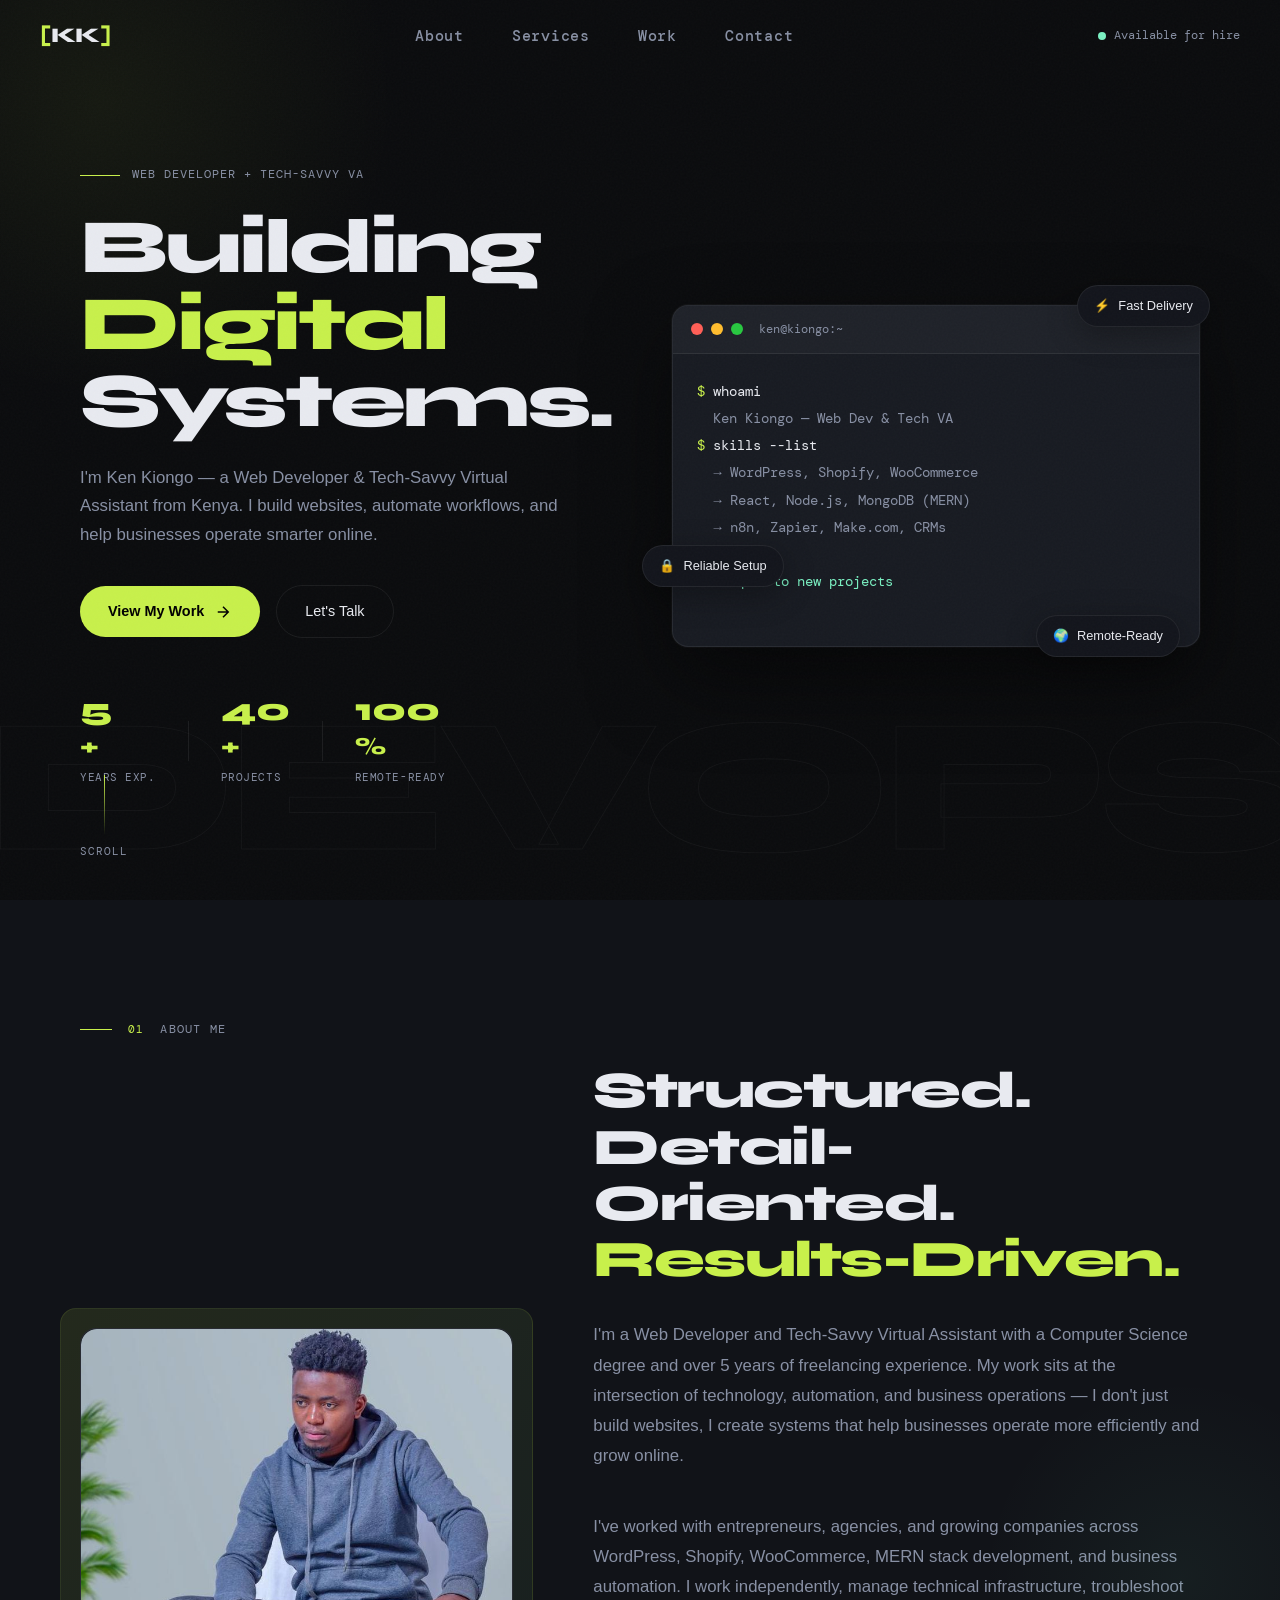
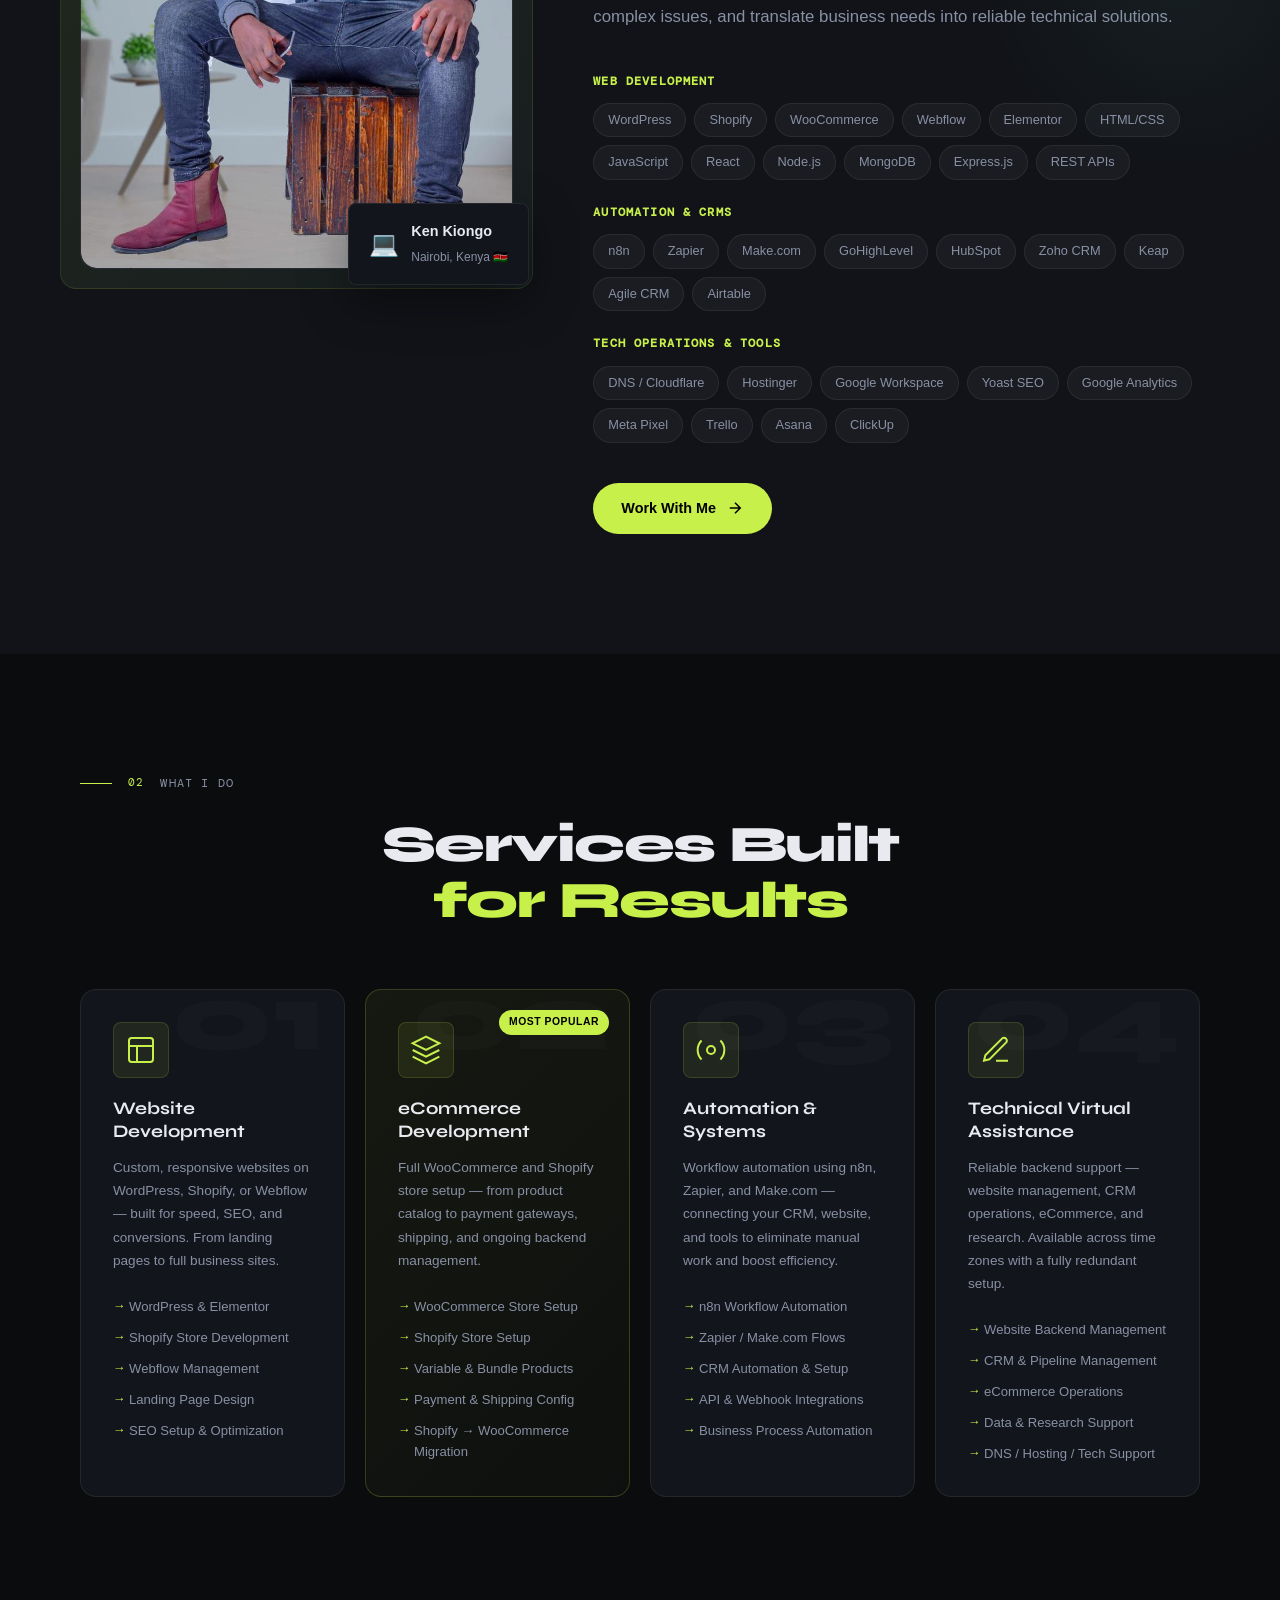
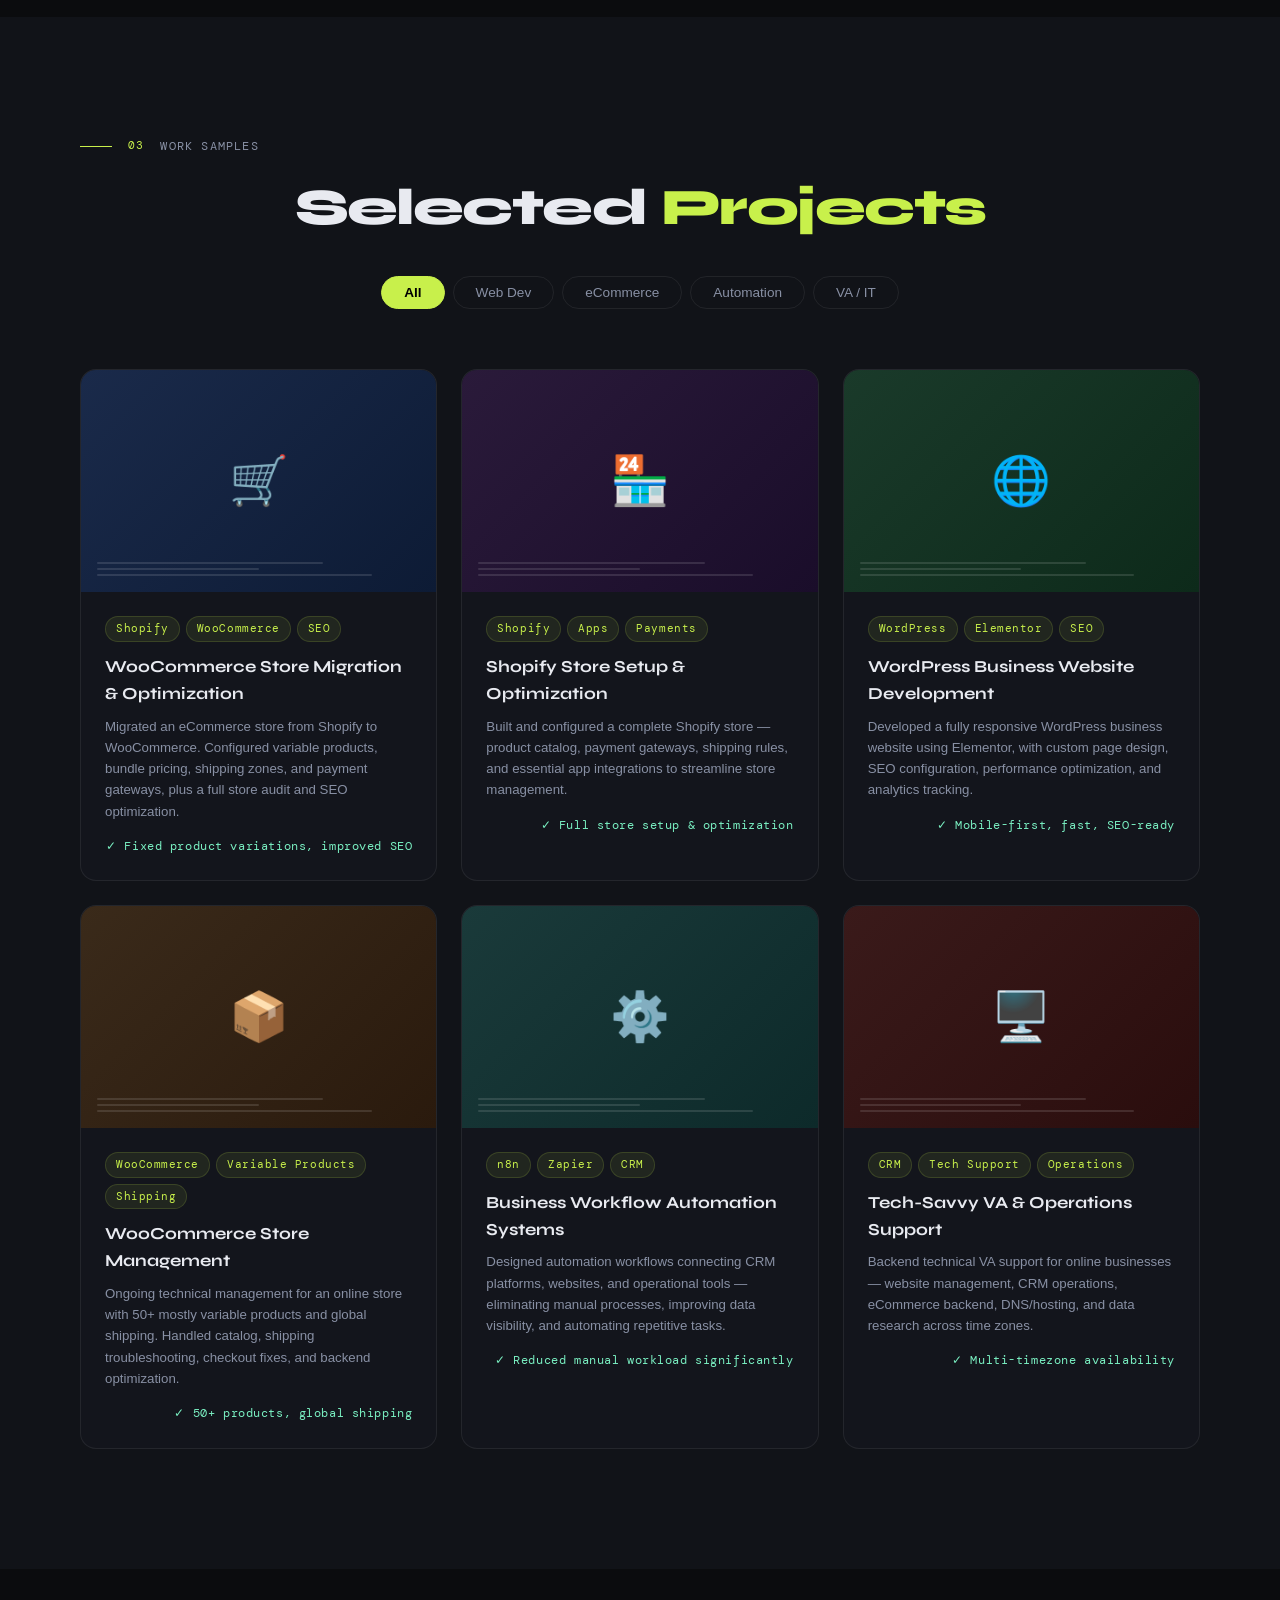
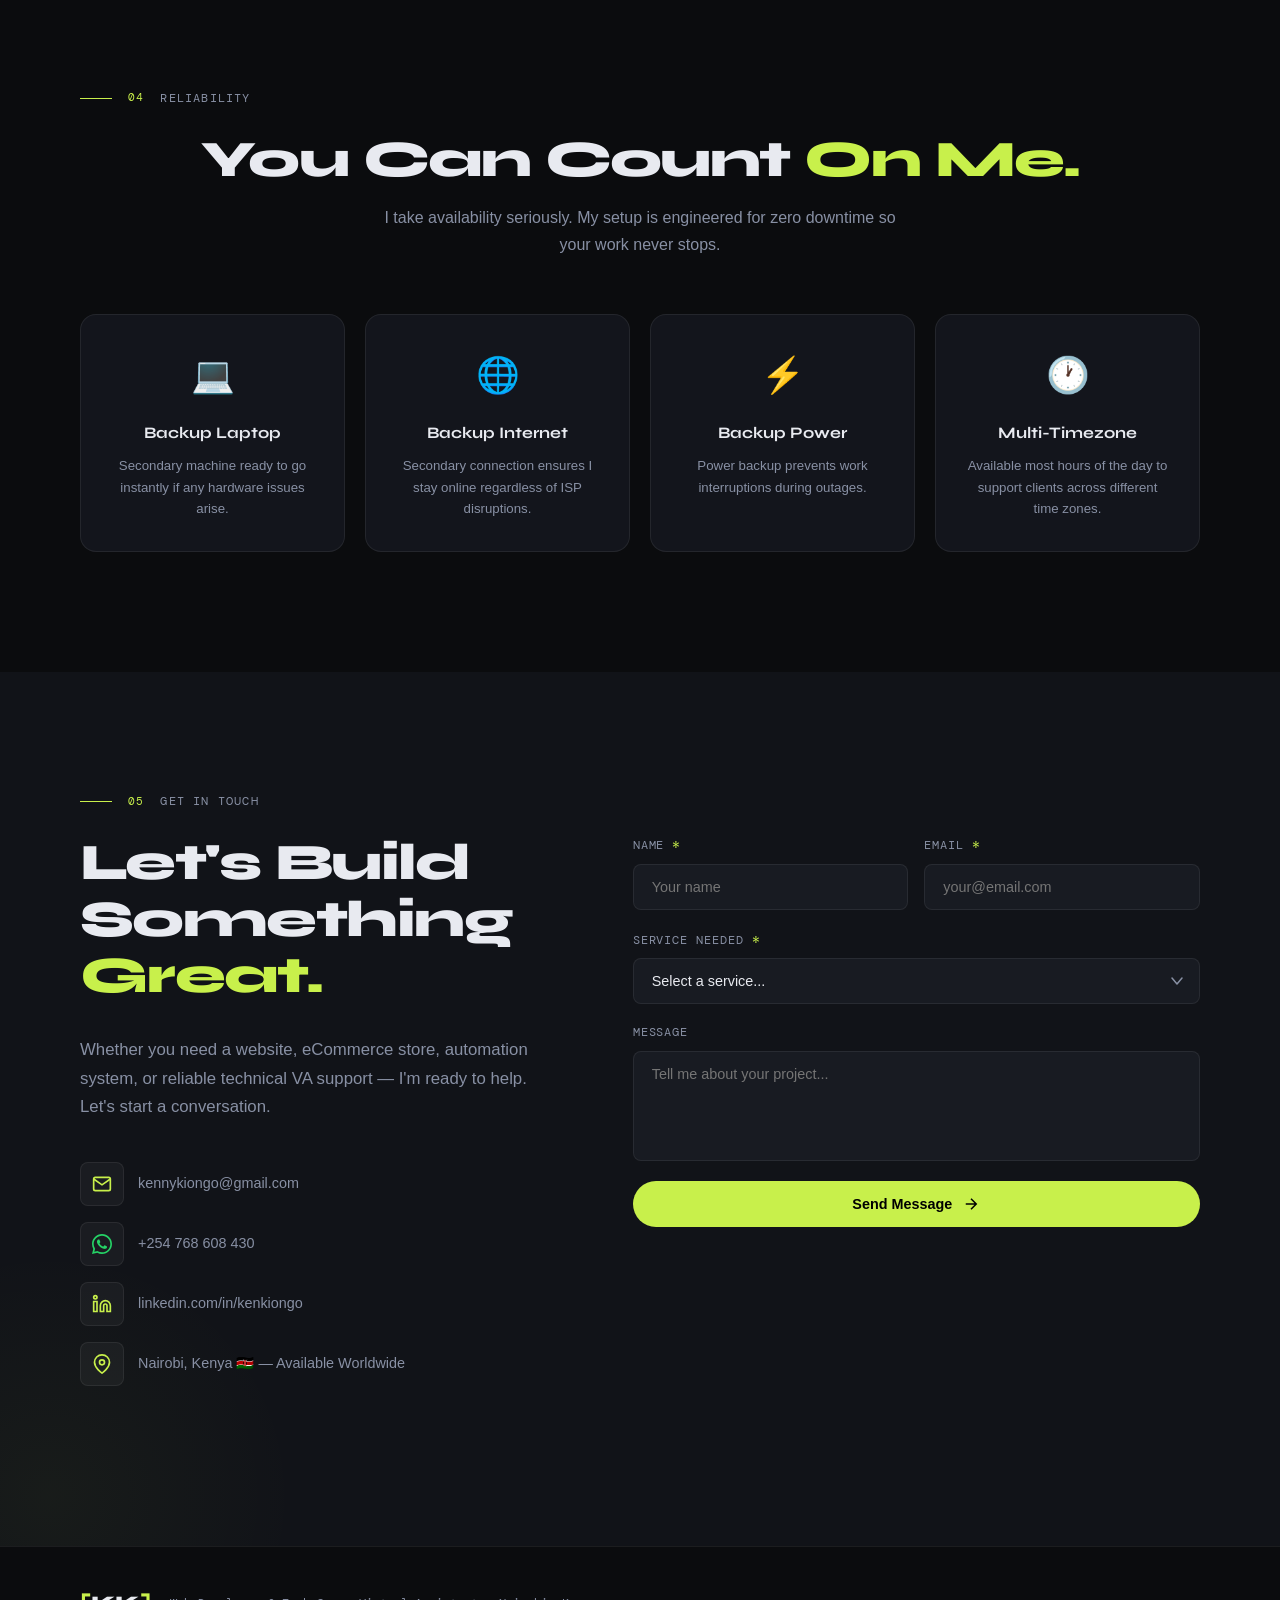
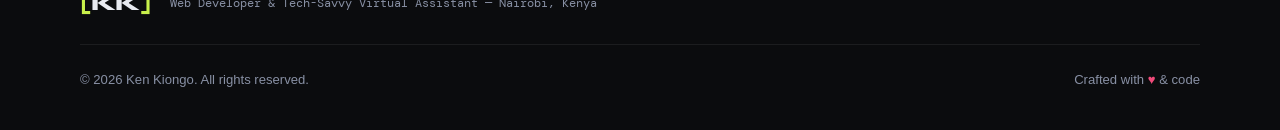
<file: index.html>
<!DOCTYPE html>
<html lang="en">
<head>
  <!-- Google tag (gtag.js) -->
<script async src="https://www.googletagmanager.com/gtag/js?id=G-S2XK76V6VR"></script>
<script>
  window.dataLayer = window.dataLayer || [];
  function gtag(){dataLayer.push(arguments);}
  gtag('js', new Date());

  gtag('config', 'G-S2XK76V6VR');
</script>
  <meta charset="UTF-8" />
  <meta name="viewport" content="width=device-width, initial-scale=1.0"/>
  <title>Ken Kiongo — Web Developer & Tech-Savvy Virtual Assistant</title>
  <link rel="icon" type="image/svg+xml" href="favicon.svg"/>
  <link rel="stylesheet" href="css/style.css" />
  <link rel="preconnect" href="https://fonts.googleapis.com">
  <link href="https://fonts.googleapis.com/css2?family=Syne:wght@400;700;800&family=DM+Mono:ital,wght@0,300;0,400;1,300&family=Cabinet+Grotesk:wght@300;400;500;700;900&display=swap" rel="stylesheet">
</head>
<body>

  <!-- Noise overlay -->
  <div class="noise"></div>

  <!-- Navigation -->
  <nav class="nav" id="nav">
    <div class="nav-logo">
      <span class="logo-bracket">[</span>KK<span class="logo-bracket">]</span>
    </div>
    <ul class="nav-links">
      <li><a href="#about">About</a></li>
      <li><a href="#services">Services</a></li>
      <li><a href="#work">Work</a></li>
      <li><a href="#contact">Contact</a></li>
    </ul>
    <div class="nav-status">
      <span class="status-dot"></span>
      <span>Available for hire</span>
    </div>
    <button class="hamburger" id="hamburger" aria-label="Menu">
      <span></span><span></span>
    </button>
  </nav>

  <!-- Mobile Menu -->
  <div class="mobile-menu" id="mobileMenu">
    <ul>
      <li><a href="#about" class="mobile-link">About</a></li>
      <li><a href="#services" class="mobile-link">Services</a></li>
      <li><a href="#work" class="mobile-link">Work</a></li>
      <li><a href="#contact" class="mobile-link">Contact</a></li>
    </ul>
  </div>

  <!-- Hero Section -->
  <section class="hero" id="home">
    <div class="hero-bg-text" aria-hidden="true">DEVOPS</div>

    <div class="hero-content">
      <div class="hero-tag">
        <span class="tag-line"></span>
        <span>Web Developer + Tech-Savvy VA</span>
      </div>

      <h1 class="hero-title">
        <span class="line" data-delay="0">Building</span>
        <span class="line accent-line" data-delay="100">Digital</span>
        <span class="line" data-delay="200">Systems.</span>
      </h1>

      <p class="hero-sub">
        I'm Ken Kiongo — a Web Developer &amp; Tech-Savvy Virtual Assistant from Kenya. I build websites, automate workflows, and help businesses operate smarter online.
      </p>

      <div class="hero-cta">
        <a href="#work" class="btn-primary">
          <span>View My Work</span>
          <svg width="18" height="18" viewBox="0 0 24 24" fill="none" stroke="currentColor" stroke-width="2"><path d="M5 12h14M12 5l7 7-7 7"/></svg>
        </a>
        <a href="#contact" class="btn-ghost">Let's Talk</a>
      </div>

      <div class="hero-stats">
        <div class="stat">
          <span class="stat-num" data-count="5">0</span><span class="stat-plus">+</span>
          <span class="stat-label">Years Exp.</span>
        </div>
        <div class="stat-divider"></div>
        <div class="stat">
          <span class="stat-num" data-count="40">0</span><span class="stat-plus">+</span>
          <span class="stat-label">Projects</span>
        </div>
        <div class="stat-divider"></div>
        <div class="stat">
          <span class="stat-num" data-count="100">0</span><span class="stat-plus">%</span>
          <span class="stat-label">Remote-Ready</span>
        </div>
      </div>
    </div>

    <div class="hero-visual">
      <div class="terminal-card">
        <div class="terminal-header">
          <span class="dot red"></span>
          <span class="dot yellow"></span>
          <span class="dot green"></span>
          <span class="terminal-title">ken@kiongo:~</span>
        </div>
        <div class="terminal-body" id="terminalBody">
          <div class="terminal-line"><span class="prompt">$</span> <span class="cmd">whoami</span></div>
          <div class="terminal-output typing-1">Ken Kiongo — Web Dev &amp; Tech VA</div>
          <div class="terminal-line t2"><span class="prompt">$</span> <span class="cmd">skills --list</span></div>
          <div class="terminal-output typing-2">→ WordPress, Shopify, WooCommerce</div>
          <div class="terminal-output typing-3">→ React, Node.js, MongoDB (MERN)</div>
          <div class="terminal-output typing-4">→ n8n, Zapier, Make.com, CRMs</div>
          <div class="terminal-line t3"><span class="prompt">$</span> <span class="cmd">status</span></div>
          <div class="terminal-output typing-5 green-text">✓ Open to new projects</div>
          <div class="terminal-cursor">█</div>
        </div>
      </div>

      <div class="floating-badge badge-1">
        <span>⚡</span> Fast Delivery
      </div>
      <div class="floating-badge badge-2">
        <span>🔒</span> Reliable Setup
      </div>
      <div class="floating-badge badge-3">
        <span>🌍</span> Remote-Ready
      </div>
    </div>

    <div class="scroll-indicator">
      <div class="scroll-line"></div>
      <span>Scroll</span>
    </div>
  </section>

  <!-- About Section -->
  <section class="about" id="about">
    <div class="container">
      <div class="section-label">
        <span class="label-num">01</span>
        <span>About Me</span>
      </div>

      <div class="about-grid">
        <div class="about-left">
          <div class="about-img-wrap">
            <div class="about-img-bg"></div>
            <div class="about-img-box">
              <img src="images/profile-image.jpg" alt="Ken Kiongo" class="profile-photo" />
            </div>
            <div class="about-img-tag">
              <span class="tag-icon">💻</span>
              <div>
                <strong>Ken Kiongo</strong>
                <small>Nairobi, Kenya 🇰🇪</small>
              </div>
            </div>
          </div>
        </div>

        <div class="about-right">
          <h2 class="section-title">Structured.<br>Detail-Oriented.<br><em>Results-Driven.</em></h2>

          <p class="about-text">
            I'm a Web Developer and Tech-Savvy Virtual Assistant with a Computer Science degree and over 5 years of freelancing experience. My work sits at the intersection of technology, automation, and business operations — I don't just build websites, I create systems that help businesses operate more efficiently and grow online.
          </p>
          <p class="about-text">
            I've worked with entrepreneurs, agencies, and growing companies across WordPress, Shopify, WooCommerce, MERN stack development, and business automation. I work independently, manage technical infrastructure, troubleshoot complex issues, and translate business needs into reliable technical solutions.
          </p>

          <div class="skills-grid">
            <div class="skill-category">
              <h4>Web Development</h4>
              <div class="skill-tags">
                <span>WordPress</span><span>Shopify</span><span>WooCommerce</span>
                <span>Webflow</span><span>Elementor</span><span>HTML/CSS</span>
                <span>JavaScript</span><span>React</span><span>Node.js</span>
                <span>MongoDB</span><span>Express.js</span><span>REST APIs</span>
              </div>
            </div>
            <div class="skill-category">
              <h4>Automation & CRMs</h4>
              <div class="skill-tags">
                <span>n8n</span><span>Zapier</span><span>Make.com</span>
                <span>GoHighLevel</span><span>HubSpot</span><span>Zoho CRM</span>
                <span>Keap</span><span>Agile CRM</span><span>Airtable</span>
              </div>
            </div>
            <div class="skill-category">
              <h4>Tech Operations & Tools</h4>
              <div class="skill-tags">
                <span>DNS / Cloudflare</span><span>Hostinger</span>
                <span>Google Workspace</span><span>Yoast SEO</span>
                <span>Google Analytics</span><span>Meta Pixel</span>
                <span>Trello</span><span>Asana</span><span>ClickUp</span>
              </div>
            </div>
          </div>

          <a href="#contact" class="btn-primary">
            <span>Work With Me</span>
            <svg width="18" height="18" viewBox="0 0 24 24" fill="none" stroke="currentColor" stroke-width="2"><path d="M5 12h14M12 5l7 7-7 7"/></svg>
          </a>
        </div>
      </div>
    </div>
  </section>

  <!-- Services Section -->
  <section class="services" id="services">
    <div class="container">
      <div class="section-label">
        <span class="label-num">02</span>
        <span>What I Do</span>
      </div>
      <h2 class="section-title centered">Services Built <br><em>for Results</em></h2>

      <div class="services-grid">

        <div class="service-card" data-index="01">
          <div class="service-icon">
            <svg width="32" height="32" viewBox="0 0 24 24" fill="none" stroke="currentColor" stroke-width="1.5"><rect x="3" y="3" width="18" height="18" rx="2"/><path d="M3 9h18M9 21V9"/></svg>
          </div>
          <h3>Website Development</h3>
          <p>Custom, responsive websites on WordPress, Shopify, or Webflow — built for speed, SEO, and conversions. From landing pages to full business sites.</p>
          <ul class="service-list">
            <li>WordPress & Elementor</li>
            <li>Shopify Store Development</li>
            <li>Webflow Management</li>
            <li>Landing Page Design</li>
            <li>SEO Setup & Optimization</li>
          </ul>
        </div>

        <div class="service-card featured" data-index="02">
          <div class="service-badge">Most Popular</div>
          <div class="service-icon">
            <svg width="32" height="32" viewBox="0 0 24 24" fill="none" stroke="currentColor" stroke-width="1.5"><path d="M12 2L2 7l10 5 10-5-10-5zM2 17l10 5 10-5M2 12l10 5 10-5"/></svg>
          </div>
          <h3>eCommerce Development</h3>
          <p>Full WooCommerce and Shopify store setup — from product catalog to payment gateways, shipping, and ongoing backend management.</p>
          <ul class="service-list">
            <li>WooCommerce Store Setup</li>
            <li>Shopify Store Setup</li>
            <li>Variable & Bundle Products</li>
            <li>Payment & Shipping Config</li>
            <li>Shopify → WooCommerce Migration</li>
          </ul>
        </div>

        <div class="service-card" data-index="03">
          <div class="service-icon">
            <svg width="32" height="32" viewBox="0 0 24 24" fill="none" stroke="currentColor" stroke-width="1.5"><circle cx="12" cy="12" r="3"/><path d="M19.07 4.93a10 10 0 010 14.14M4.93 4.93a10 10 0 000 14.14"/></svg>
          </div>
          <h3>Automation & Systems</h3>
          <p>Workflow automation using n8n, Zapier, and Make.com — connecting your CRM, website, and tools to eliminate manual work and boost efficiency.</p>
          <ul class="service-list">
            <li>n8n Workflow Automation</li>
            <li>Zapier / Make.com Flows</li>
            <li>CRM Automation & Setup</li>
            <li>API & Webhook Integrations</li>
            <li>Business Process Automation</li>
          </ul>
        </div>

        <div class="service-card" data-index="04">
          <div class="service-icon">
            <svg width="32" height="32" viewBox="0 0 24 24" fill="none" stroke="currentColor" stroke-width="1.5"><path d="M12 20h9M16.5 3.5a2.121 2.121 0 013 3L7 19l-4 1 1-4L16.5 3.5z"/></svg>
          </div>
          <h3>Technical Virtual Assistance</h3>
          <p>Reliable backend support — website management, CRM operations, eCommerce, and research. Available across time zones with a fully redundant setup.</p>
          <ul class="service-list">
            <li>Website Backend Management</li>
            <li>CRM & Pipeline Management</li>
            <li>eCommerce Operations</li>
            <li>Data & Research Support</li>
            <li>DNS / Hosting / Tech Support</li>
          </ul>
        </div>

      </div>
    </div>
  </section>

  <!-- Work / Portfolio Section -->
  <section class="work" id="work">
    <div class="container">
      <div class="section-label">
        <span class="label-num">03</span>
        <span>Work Samples</span>
      </div>
      <h2 class="section-title centered">Selected <em>Projects</em></h2>

      <div class="filter-tabs">
        <button class="filter-btn active" data-filter="all">All</button>
        <button class="filter-btn" data-filter="web">Web Dev</button>
        <button class="filter-btn" data-filter="ecom">eCommerce</button>
        <button class="filter-btn" data-filter="auto">Automation</button>
        <button class="filter-btn" data-filter="va">VA / IT</button>
      </div>

      <div class="work-grid" id="workGrid">

        <div class="work-card" data-category="ecom">
          <div class="work-img">
            <div class="work-img-placeholder p1">
              <span>🛒</span>
              <div class="work-img-lines"><div></div><div></div><div></div></div>
            </div>
            <div class="work-overlay">
              <a href="projects/woocommerce-migration.html" class="work-link">View Case Study →</a>
            </div>
          </div>
          <div class="work-info">
            <div class="work-tags">
              <span>Shopify</span><span>WooCommerce</span><span>SEO</span>
            </div>
            <h3><a href="projects/woocommerce-migration.html" class="card-title-link">WooCommerce Store Migration & Optimization</a></h3>
            <p>Migrated an eCommerce store from Shopify to WooCommerce. Configured variable products, bundle pricing, shipping zones, and payment gateways, plus a full store audit and SEO optimization.</p>
            <div class="work-meta">
              <span class="work-result">✓ Fixed product variations, improved SEO</span>
            </div>
          </div>
        </div>

        <div class="work-card featured-work" data-category="ecom">
          <div class="work-img">
            <div class="work-img-placeholder p2">
              <span>🏪</span>
              <div class="work-img-lines"><div></div><div></div><div></div></div>
            </div>
            <div class="work-overlay">
              <a href="projects/shopify-setup.html" class="work-link">View Case Study →</a>
            </div>
          </div>
          <div class="work-info">
            <div class="work-tags">
              <span>Shopify</span><span>Apps</span><span>Payments</span>
            </div>
            <h3><a href="projects/shopify-setup.html" class="card-title-link">Shopify Store Setup & Optimization</a></h3>
            <p>Built and configured a complete Shopify store — product catalog, payment gateways, shipping rules, and essential app integrations to streamline store management.</p>
            <div class="work-meta">
              <span class="work-result">✓ Full store setup & optimization</span>
            </div>
          </div>
        </div>

        <div class="work-card" data-category="web">
          <div class="work-img">
            <div class="work-img-placeholder p3">
              <span>🌐</span>
              <div class="work-img-lines"><div></div><div></div><div></div></div>
            </div>
            <div class="work-overlay">
              <a href="projects/wordpress-website.html" class="work-link">View Case Study →</a>
            </div>
          </div>
          <div class="work-info">
            <div class="work-tags">
              <span>WordPress</span><span>Elementor</span><span>SEO</span>
            </div>
            <h3><a href="projects/wordpress-website.html" class="card-title-link">WordPress Business Website Development</a></h3>
            <p>Developed a fully responsive WordPress business website using Elementor, with custom page design, SEO configuration, performance optimization, and analytics tracking.</p>
            <div class="work-meta">
              <span class="work-result">✓ Mobile-first, fast, SEO-ready</span>
            </div>
          </div>
        </div>

        <div class="work-card" data-category="ecom">
          <div class="work-img">
            <div class="work-img-placeholder p4">
              <span>📦</span>
              <div class="work-img-lines"><div></div><div></div><div></div></div>
            </div>
            <div class="work-overlay">
              <a href="projects/woocommerce-management.html" class="work-link">View Case Study →</a>
            </div>
          </div>
          <div class="work-info">
            <div class="work-tags">
              <span>WooCommerce</span><span>Variable Products</span><span>Shipping</span>
            </div>
            <h3><a href="projects/woocommerce-management.html" class="card-title-link">WooCommerce Store Management</a></h3>
            <p>Ongoing technical management for an online store with 50+ mostly variable products and global shipping. Handled catalog, shipping troubleshooting, checkout fixes, and backend optimization.</p>
            <div class="work-meta">
              <span class="work-result">✓ 50+ products, global shipping</span>
            </div>
          </div>
        </div>

        <div class="work-card" data-category="auto">
          <div class="work-img">
            <div class="work-img-placeholder p5">
              <span>⚙️</span>
              <div class="work-img-lines"><div></div><div></div><div></div></div>
            </div>
            <div class="work-overlay">
              <a href="projects/workflow-automation.html" class="work-link">View Case Study →</a>
            </div>
          </div>
          <div class="work-info">
            <div class="work-tags">
              <span>n8n</span><span>Zapier</span><span>CRM</span>
            </div>
            <h3><a href="projects/workflow-automation.html" class="card-title-link">Business Workflow Automation Systems</a></h3>
            <p>Designed automation workflows connecting CRM platforms, websites, and operational tools — eliminating manual processes, improving data visibility, and automating repetitive tasks.</p>
            <div class="work-meta">
              <span class="work-result">✓ Reduced manual workload significantly</span>
            </div>
          </div>
        </div>

        <div class="work-card" data-category="va">
          <div class="work-img">
            <div class="work-img-placeholder p6">
              <span>🖥️</span>
              <div class="work-img-lines"><div></div><div></div><div></div></div>
            </div>
            <div class="work-overlay">
              <a href="projects/va-operations.html" class="work-link">View Case Study →</a>
            </div>
          </div>
          <div class="work-info">
            <div class="work-tags">
              <span>CRM</span><span>Tech Support</span><span>Operations</span>
            </div>
            <h3><a href="projects/va-operations.html" class="card-title-link">Tech-Savvy VA & Operations Support</a></h3>
            <p>Backend technical VA support for online businesses — website management, CRM operations, eCommerce backend, DNS/hosting, and data research across time zones.</p>
            <div class="work-meta">
              <span class="work-result">✓ Multi-timezone availability</span>
            </div>
          </div>
        </div>

      </div>
    </div>
  </section>

  <!-- Reliability Section -->
  <section class="reliability">
    <div class="container">
      <div class="section-label">
        <span class="label-num">04</span>
        <span>Reliability</span>
      </div>
      <h2 class="section-title centered">You Can Count <em>On Me.</em></h2>
      <p class="reliability-sub">I take availability seriously. My setup is engineered for zero downtime so your work never stops.</p>

      <div class="reliability-grid">
        <div class="reliability-card">
          <div class="rel-icon">💻</div>
          <h4>Backup Laptop</h4>
          <p>Secondary machine ready to go instantly if any hardware issues arise.</p>
        </div>
        <div class="reliability-card">
          <div class="rel-icon">🌐</div>
          <h4>Backup Internet</h4>
          <p>Secondary connection ensures I stay online regardless of ISP disruptions.</p>
        </div>
        <div class="reliability-card">
          <div class="rel-icon">⚡</div>
          <h4>Backup Power</h4>
          <p>Power backup prevents work interruptions during outages.</p>
        </div>
        <div class="reliability-card">
          <div class="rel-icon">🕐</div>
          <h4>Multi-Timezone</h4>
          <p>Available most hours of the day to support clients across different time zones.</p>
        </div>
      </div>
    </div>
  </section>

  <!-- Contact Section -->
  <section class="contact" id="contact">
    <div class="container">
      <div class="section-label">
        <span class="label-num">05</span>
        <span>Get In Touch</span>
      </div>

      <div class="contact-grid">
        <div class="contact-left">
          <h2 class="section-title">Let's Build<br>Something <em>Great.</em></h2>
          <p>Whether you need a website, eCommerce store, automation system, or reliable technical VA support — I'm ready to help. Let's start a conversation.</p>

          <div class="contact-details">
            <a href="mailto:kennykiongo@gmail.com" class="contact-item">
              <div class="contact-icon">
                <svg width="20" height="20" viewBox="0 0 24 24" fill="none" stroke="currentColor" stroke-width="2"><path d="M4 4h16c1.1 0 2 .9 2 2v12c0 1.1-.9 2-2 2H4c-1.1 0-2-.9-2-2V6c0-1.1.9-2 2-2z"/><polyline points="22,6 12,13 2,6"/></svg>
              </div>
              <span>kennykiongo@gmail.com</span>
            </a>
            <a href="https://wa.me/254768608430" target="_blank" class="contact-item">
              <div class="contact-icon whatsapp-icon">
                <svg width="20" height="20" viewBox="0 0 32 32" fill="currentColor" xmlns="http://www.w3.org/2000/svg"><path d="M16 0C7.163 0 0 7.163 0 16c0 2.833.738 5.49 2.027 7.8L0 32l8.418-2.004A15.93 15.93 0 0016 32c8.837 0 16-7.163 16-16S24.837 0 16 0zm0 29.333a13.27 13.27 0 01-6.77-1.853l-.486-.29-5.002 1.192 1.257-4.863-.317-.5A13.267 13.267 0 012.667 16C2.667 8.636 8.636 2.667 16 2.667S29.333 8.636 29.333 16 23.364 29.333 16 29.333zm7.27-9.862c-.398-.199-2.354-1.161-2.72-1.294-.365-.133-.631-.199-.897.199-.266.398-1.03 1.294-1.263 1.56-.232.266-.465.299-.863.1-.398-.199-1.681-.62-3.203-1.977-1.184-1.057-1.983-2.362-2.215-2.76-.232-.398-.025-.613.174-.811.179-.178.398-.465.597-.698.199-.232.266-.398.398-.664.133-.266.066-.498-.033-.697-.1-.199-.897-2.162-1.229-2.96-.324-.777-.653-.672-.897-.684l-.764-.013c-.266 0-.697.1-1.063.498-.365.398-1.395 1.362-1.395 3.325s1.428 3.856 1.627 4.122c.199.266 2.81 4.29 6.808 6.017.951.411 1.694.656 2.273.839.955.304 1.824.261 2.511.158.766-.114 2.354-.963 2.686-1.893.332-.93.332-1.727.232-1.893-.1-.166-.365-.266-.763-.465z"/></svg>
              </div>
              <span>+254 768 608 430</span>
            </a>
            <a href="https://ke.linkedin.com/in/kenkiongo" target="_blank" class="contact-item">
              <div class="contact-icon">
                <svg width="20" height="20" viewBox="0 0 24 24" fill="none" stroke="currentColor" stroke-width="2"><path d="M16 8a6 6 0 016 6v7h-4v-7a2 2 0 00-2-2 2 2 0 00-2 2v7h-4v-7a6 6 0 016-6zM2 9h4v12H2z"/><circle cx="4" cy="4" r="2"/></svg>
              </div>
              <span>linkedin.com/in/kenkiongo</span>
            </a>
            <div class="contact-item">
              <div class="contact-icon">
                <svg width="20" height="20" viewBox="0 0 24 24" fill="none" stroke="currentColor" stroke-width="2"><path d="M21 10c0 7-9 13-9 13s-9-6-9-13a9 9 0 0118 0z"/><circle cx="12" cy="10" r="3"/></svg>
              </div>
              <span>Nairobi, Kenya 🇰🇪 — Available Worldwide</span>
            </div>
          </div>
        </div>

        <div class="contact-right">
          <form class="contact-form" id="contactForm" action="https://formspree.io/f/xgopeanr" method="POST">
            <div class="form-row">
              <div class="form-group">
                <label for="name">Name <span class="required">*</span></label>
                <input type="text" id="name" name="name" placeholder="Your name" required />
              </div>
              <div class="form-group">
                <label for="email">Email <span class="required">*</span></label>
                <input type="email" id="email" name="email" placeholder="your@email.com" required />
              </div>
            </div>
            <div class="form-group">
              <label for="service">Service Needed <span class="required">*</span></label>
              <select id="service" name="service" required>
                <option value="">Select a service...</option>
                <option>WordPress Website Development</option>
                <option>Shopify Store Development</option>
                <option>WooCommerce Store Setup</option>
                <option>Workflow Automation (n8n / Zapier)</option>
                <option>CRM Setup &amp; Automation</option>
                <option>Tech-Savvy Virtual Assistance</option>
                <option>Website Maintenance</option>
                <option>Other</option>
              </select>
            </div>
            <div class="form-group">
              <label for="message">Message</label>
              <textarea id="message" name="message" rows="5" placeholder="Tell me about your project..."></textarea>
            </div>
            <button type="submit" class="btn-primary full-width">
              <span>Send Message</span>
              <svg width="18" height="18" viewBox="0 0 24 24" fill="none" stroke="currentColor" stroke-width="2"><path d="M5 12h14M12 5l7 7-7 7"/></svg>
            </button>
            <div class="form-success" id="formSuccess">
              ✓ Message sent! I'll get back to you within 24 hours.
            </div>
          </form>
        </div>
      </div>
    </div>
  </section>

  <!-- Footer -->
  <footer class="footer">
    <div class="container">
      <div class="footer-top">
        <div class="nav-logo">
          <span class="logo-bracket">[</span>KK<span class="logo-bracket">]</span>
        </div>
        <p>Web Developer & Tech-Savvy Virtual Assistant — Nairobi, Kenya</p>
      </div>
      <div class="footer-bottom">
        <span>© 2026 Ken Kiongo. All rights reserved.</span>
        <span class="footer-made">Crafted with <span class="heart">♥</span> & code</span>
      </div>
    </div>
  </footer>

  <script src="js/main.js"></script>
</body>
</html>
</file>
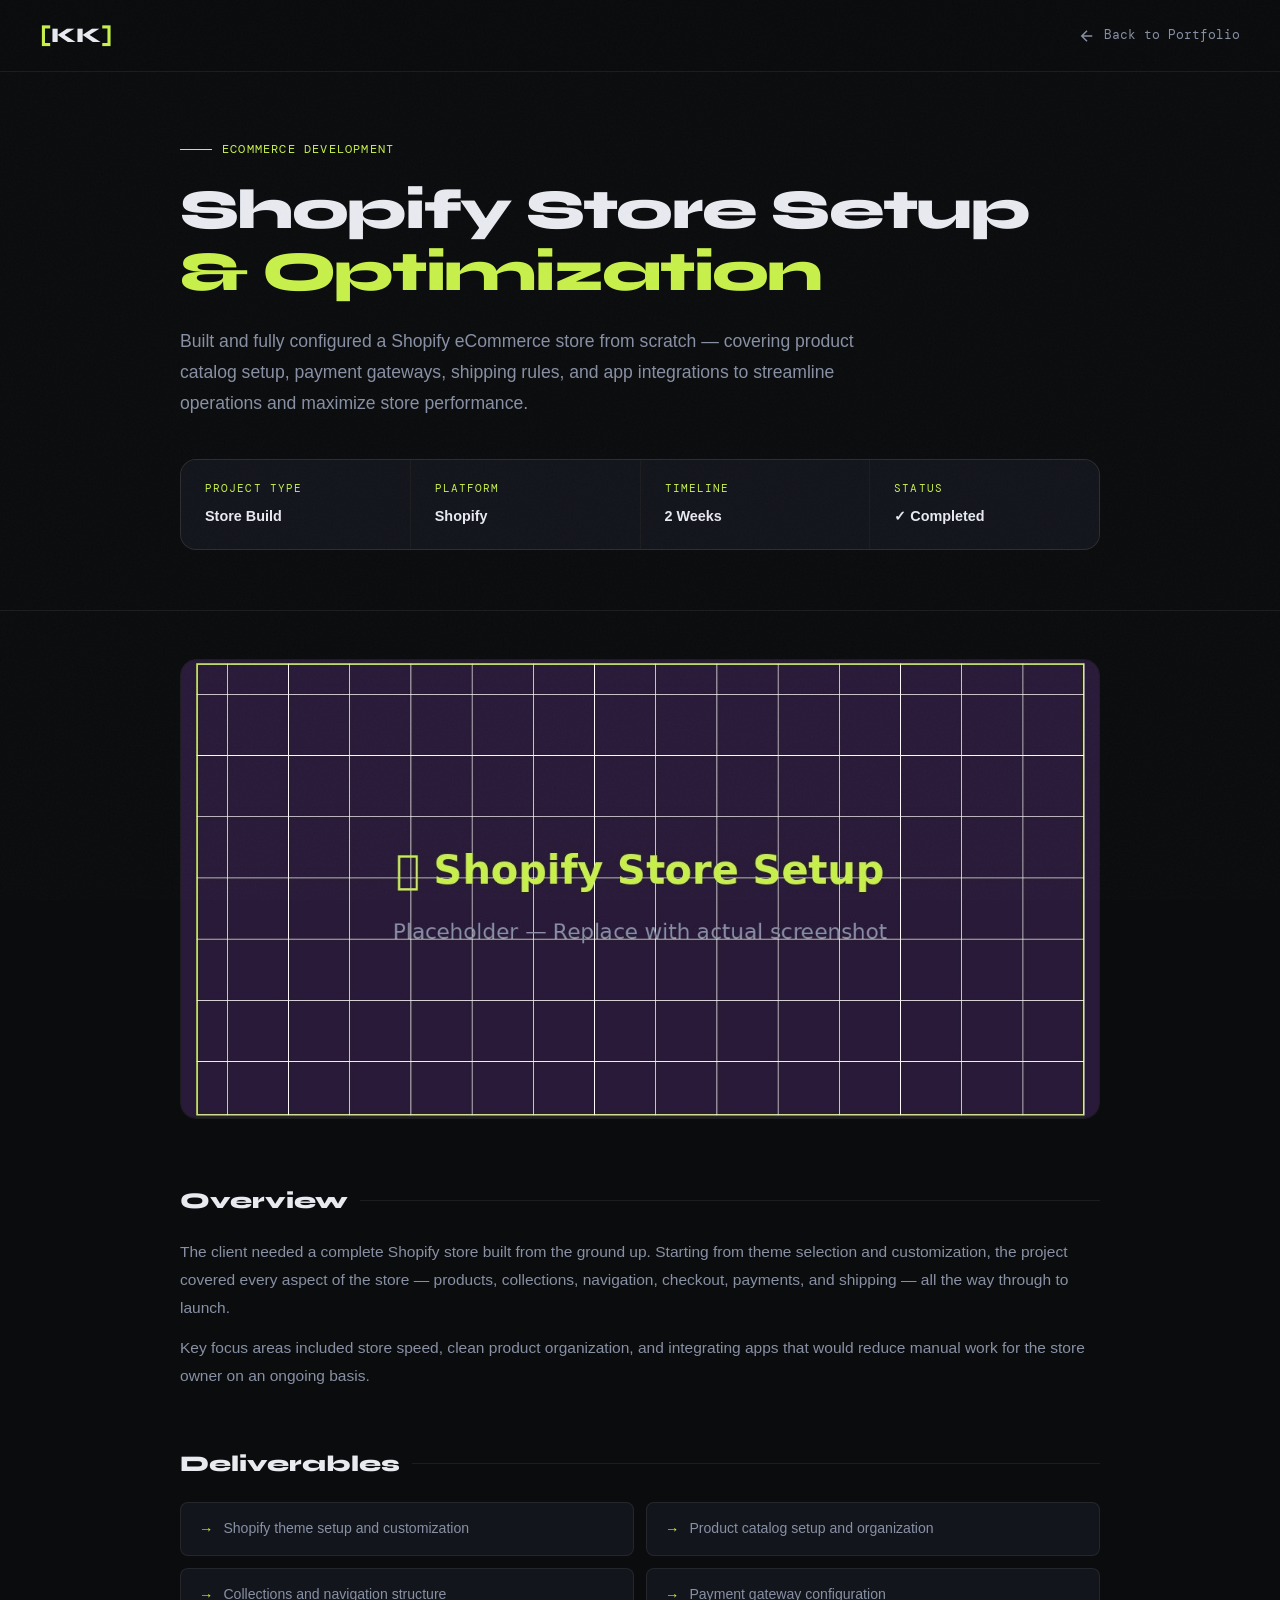
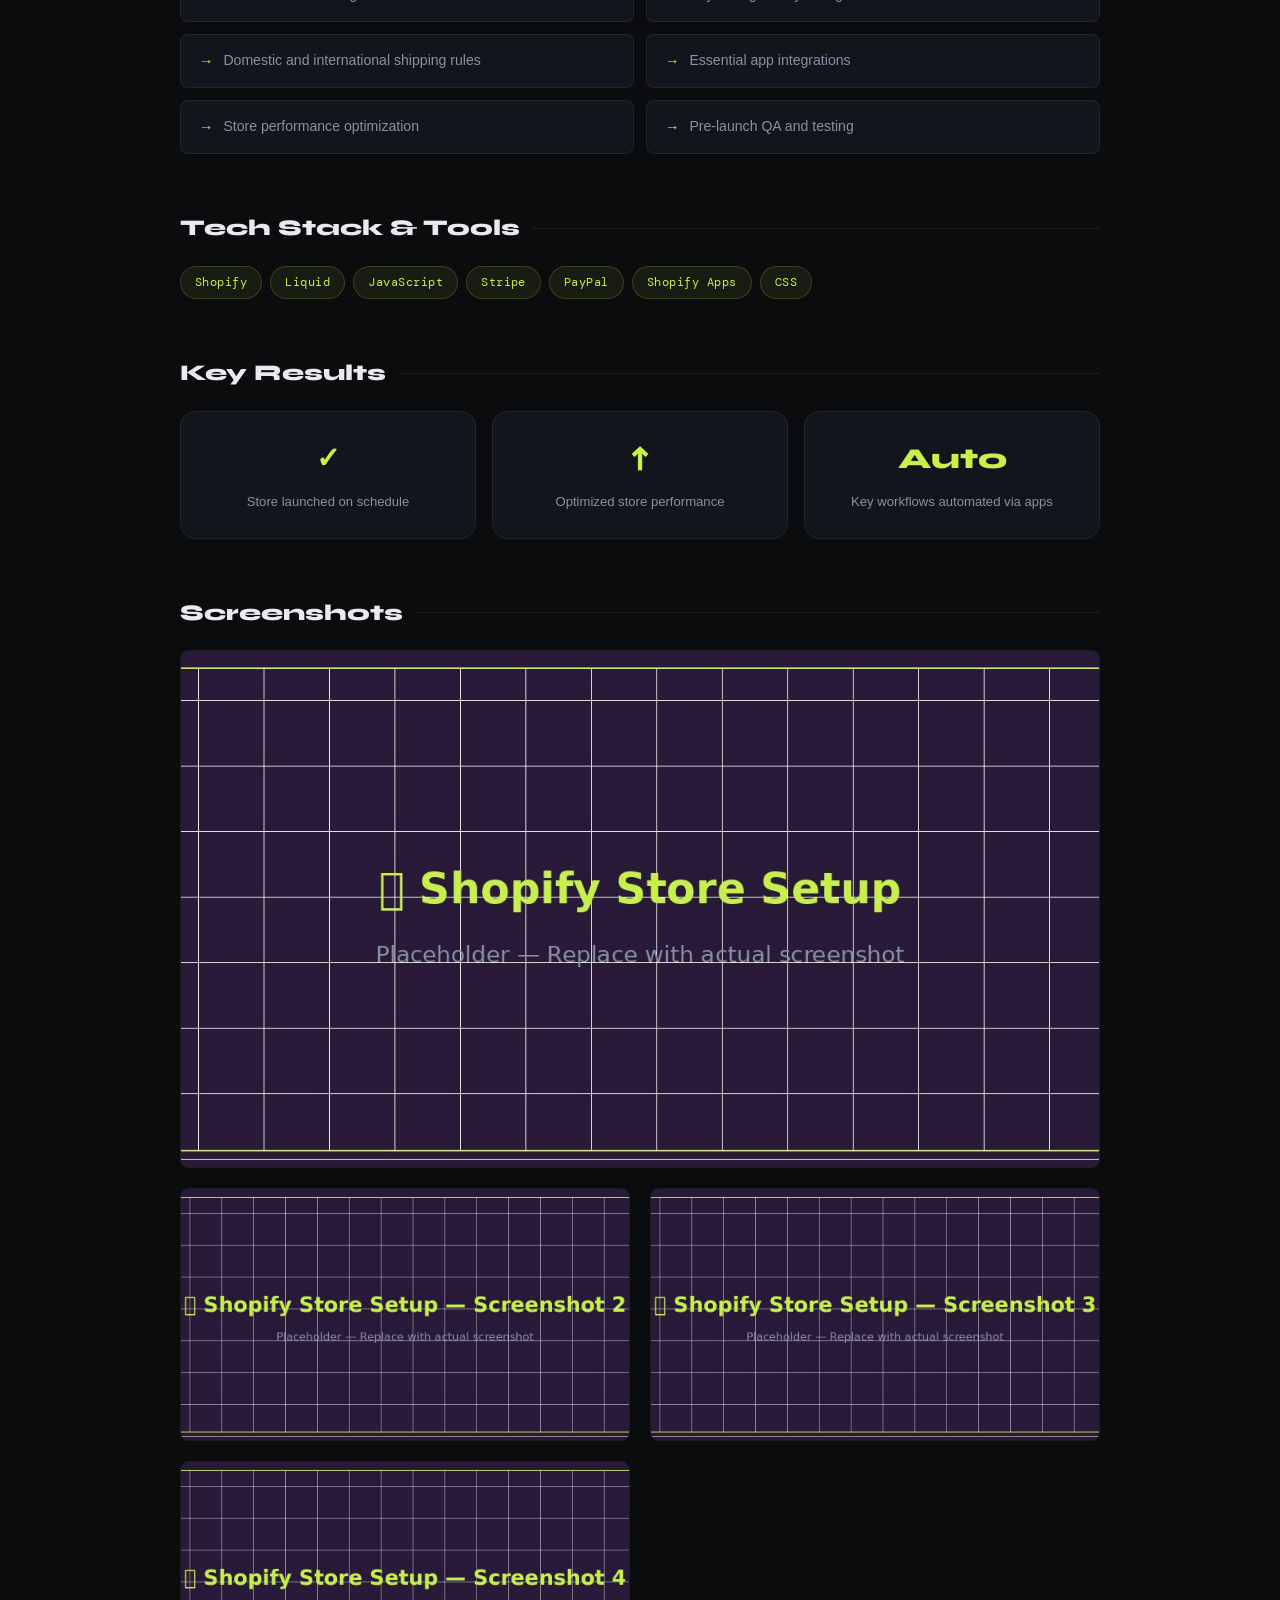
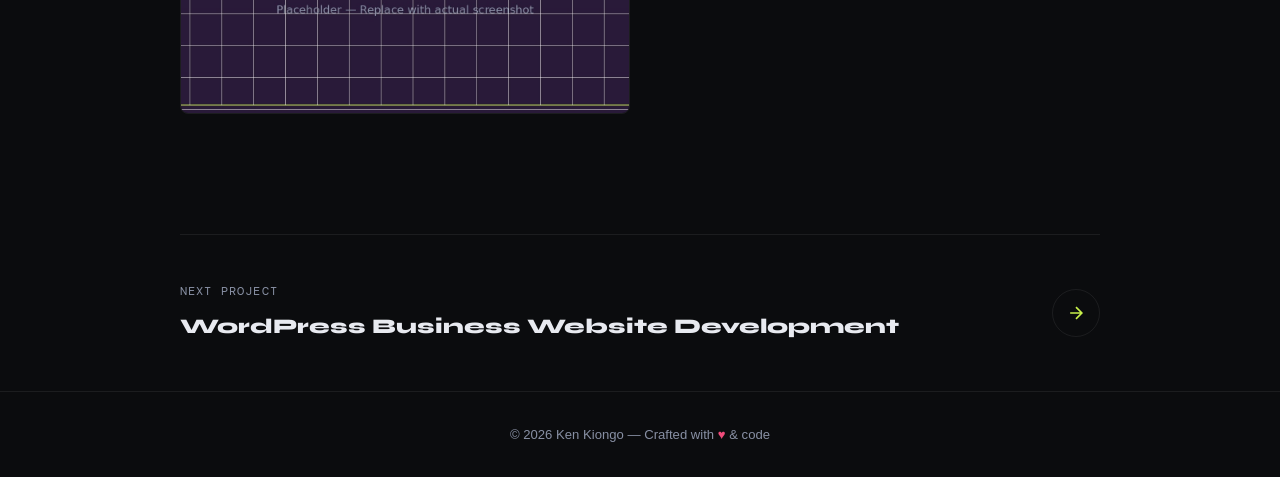
<file: projects/shopify-setup.html>
<!DOCTYPE html>
<html lang="en">
<head>
  <meta charset="UTF-8"/>
  <meta name="viewport" content="width=device-width, initial-scale=1.0"/>
  <title>Shopify Store Setup & Optimization — Ken Kiongo</title>
  <link rel="icon" type="image/svg+xml" href="../favicon.svg"/>
  <link rel="stylesheet" href="../css/casestudy.css"/>
</head>
<body>
  <div class="noise"></div>

  <nav class="nav">
    <div class="nav-logo"><span class="logo-bracket">[</span>KK<span class="logo-bracket">]</span></div>
    <a href="../index.html#work" class="back-btn">
      <svg width="18" height="18" viewBox="0 0 24 24" fill="none" stroke="currentColor" stroke-width="2"><path d="M19 12H5M12 5l-7 7 7 7"/></svg>
      Back to Portfolio
    </a>
  </nav>

  <section class="cs-hero">
    <div class="container">
      <div class="cs-category">eCommerce Development</div>
      <h1 class="cs-title">Shopify Store Setup<br><em>& Optimization</em></h1>
      <p class="cs-summary">Built and fully configured a Shopify eCommerce store from scratch — covering product catalog setup, payment gateways, shipping rules, and app integrations to streamline operations and maximize store performance.</p>
      <div class="cs-meta-grid">
        <div class="cs-meta-item"><label>Project Type</label><span>Store Build</span></div>
        <div class="cs-meta-item"><label>Platform</label><span>Shopify</span></div>
        <div class="cs-meta-item"><label>Timeline</label><span>2 Weeks</span></div>
        <div class="cs-meta-item"><label>Status</label><span>✓ Completed</span></div>
      </div>
    </div>
  </section>

  <div class="cs-cover"><div class="container"><img src="../images/shopify-setup-1.jpg" alt="Shopify Store Cover"/></div></div>

  <div class="cs-body">
    <div class="container">

      <div class="cs-section">
        <h2 class="cs-section-title">Overview</h2>
        <p>The client needed a complete Shopify store built from the ground up. Starting from theme selection and customization, the project covered every aspect of the store — products, collections, navigation, checkout, payments, and shipping — all the way through to launch.</p>
        <p>Key focus areas included store speed, clean product organization, and integrating apps that would reduce manual work for the store owner on an ongoing basis.</p>
      </div>

      <div class="cs-section">
        <h2 class="cs-section-title">Deliverables</h2>
        <ul class="deliverables-list">
          <li>Shopify theme setup and customization</li>
          <li>Product catalog setup and organization</li>
          <li>Collections and navigation structure</li>
          <li>Payment gateway configuration</li>
          <li>Domestic and international shipping rules</li>
          <li>Essential app integrations</li>
          <li>Store performance optimization</li>
          <li>Pre-launch QA and testing</li>
        </ul>
      </div>

      <div class="cs-section">
        <h2 class="cs-section-title">Tech Stack & Tools</h2>
        <div class="tech-tags">
          <span>Shopify</span><span>Liquid</span><span>JavaScript</span>
          <span>Stripe</span><span>PayPal</span><span>Shopify Apps</span><span>CSS</span>
        </div>
      </div>

      <div class="cs-section">
        <h2 class="cs-section-title">Key Results</h2>
        <div class="results-grid">
          <div class="result-card"><span class="result-val">✓</span><span class="result-label">Store launched on schedule</span></div>
          <div class="result-card"><span class="result-val">↑</span><span class="result-label">Optimized store performance</span></div>
          <div class="result-card"><span class="result-val">Auto</span><span class="result-label">Key workflows automated via apps</span></div>
        </div>
      </div>

      <div class="cs-section">
        <h2 class="cs-section-title">Screenshots</h2>
        <div class="screenshots-grid">
          <img src="../images/shopify-setup-1.jpg" alt="Store Homepage" class="screenshot-full"/>
          <img src="../images/shopify-setup-2.jpg" alt="Product Page"/>
          <img src="../images/shopify-setup-3.jpg" alt="Checkout Setup"/>
          <img src="../images/shopify-setup-4.jpg" alt="Admin Dashboard"/>
        </div>
      </div>

    </div>
  </div>

  <div class="container">
    <div class="cs-next">
      <div>
        <span class="cs-next-label">Next Project</span>
        <div class="cs-next-title">WordPress Business Website Development</div>
      </div>
      <a href="wordpress-website.html" class="cs-next-link">
        <div class="cs-next-arrow">
          <svg width="20" height="20" viewBox="0 0 24 24" fill="none" stroke="currentColor" stroke-width="2"><path d="M5 12h14M12 5l7 7-7 7"/></svg>
        </div>
      </a>
    </div>
  </div>

  <footer class="footer">
    <p>© 2026 Ken Kiongo — Crafted with <span class="heart">♥</span> & code</p>
  </footer>
</body>
</html>
</file>
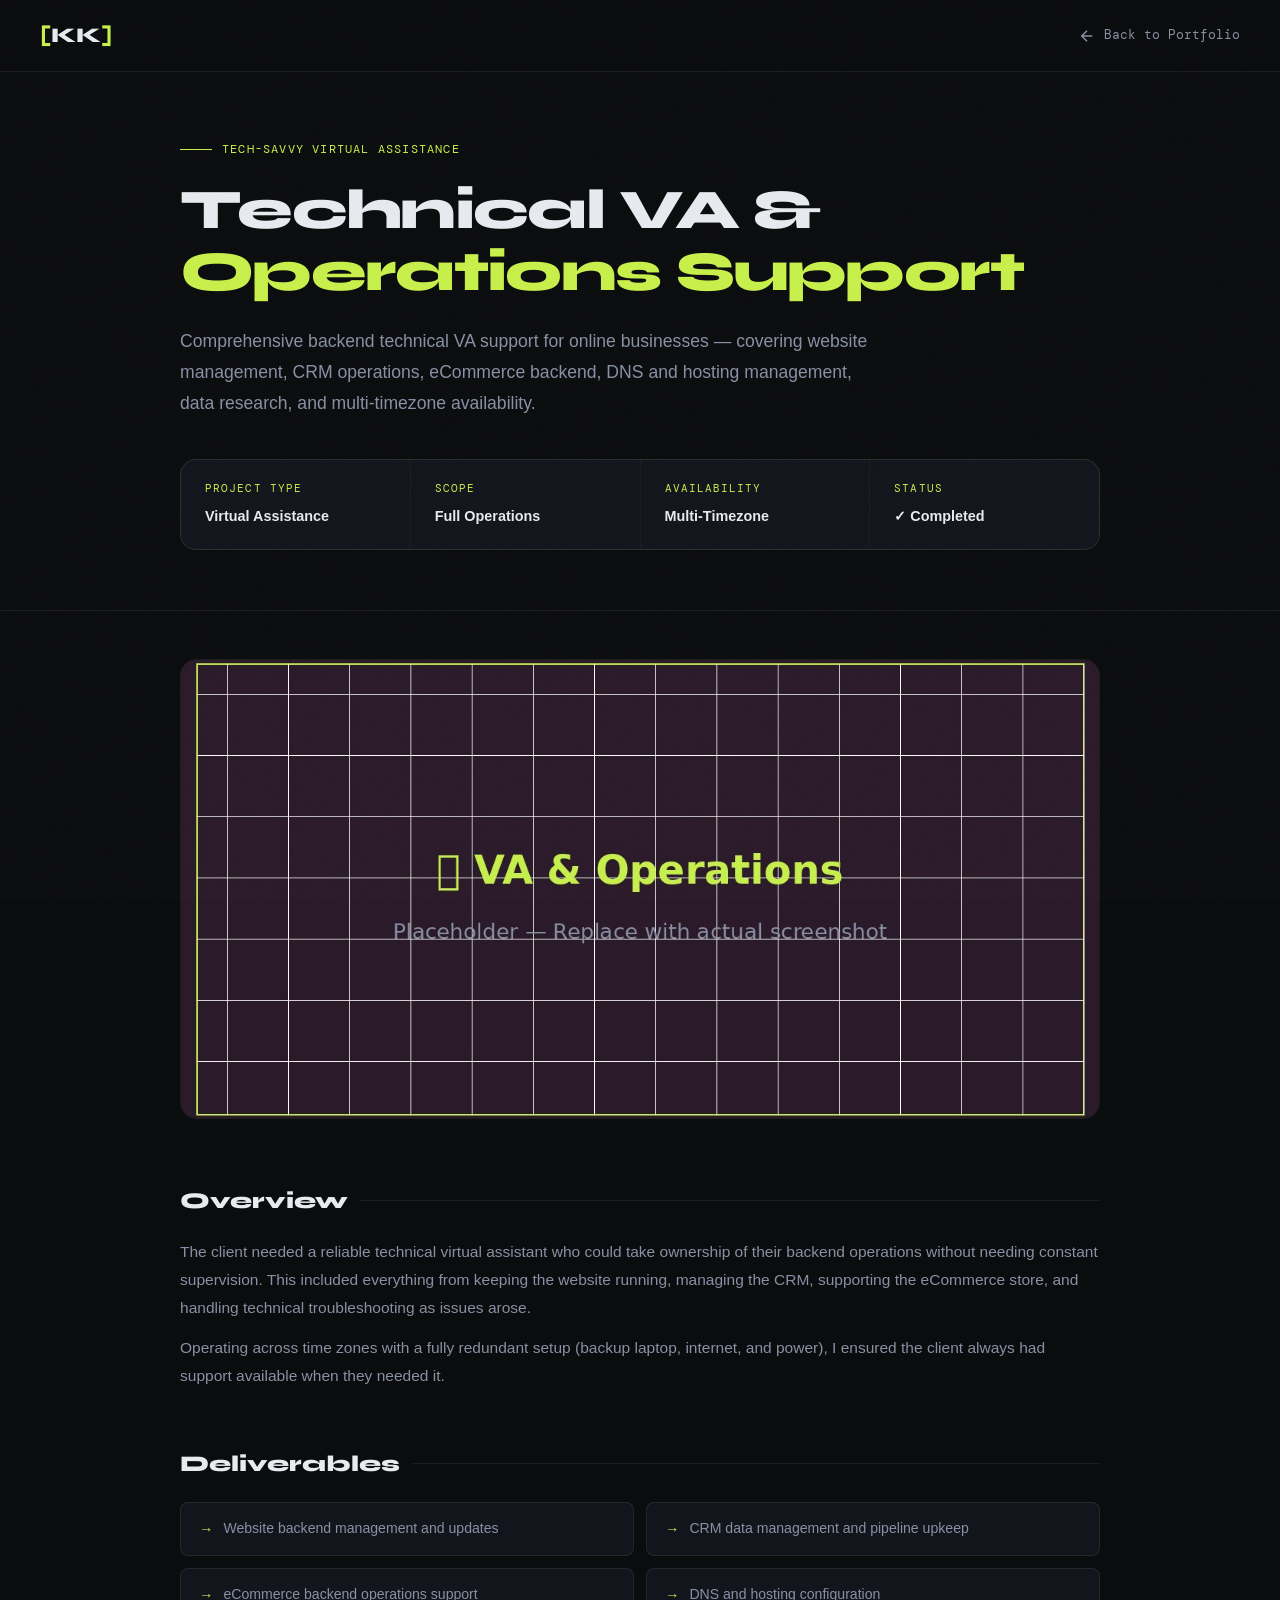
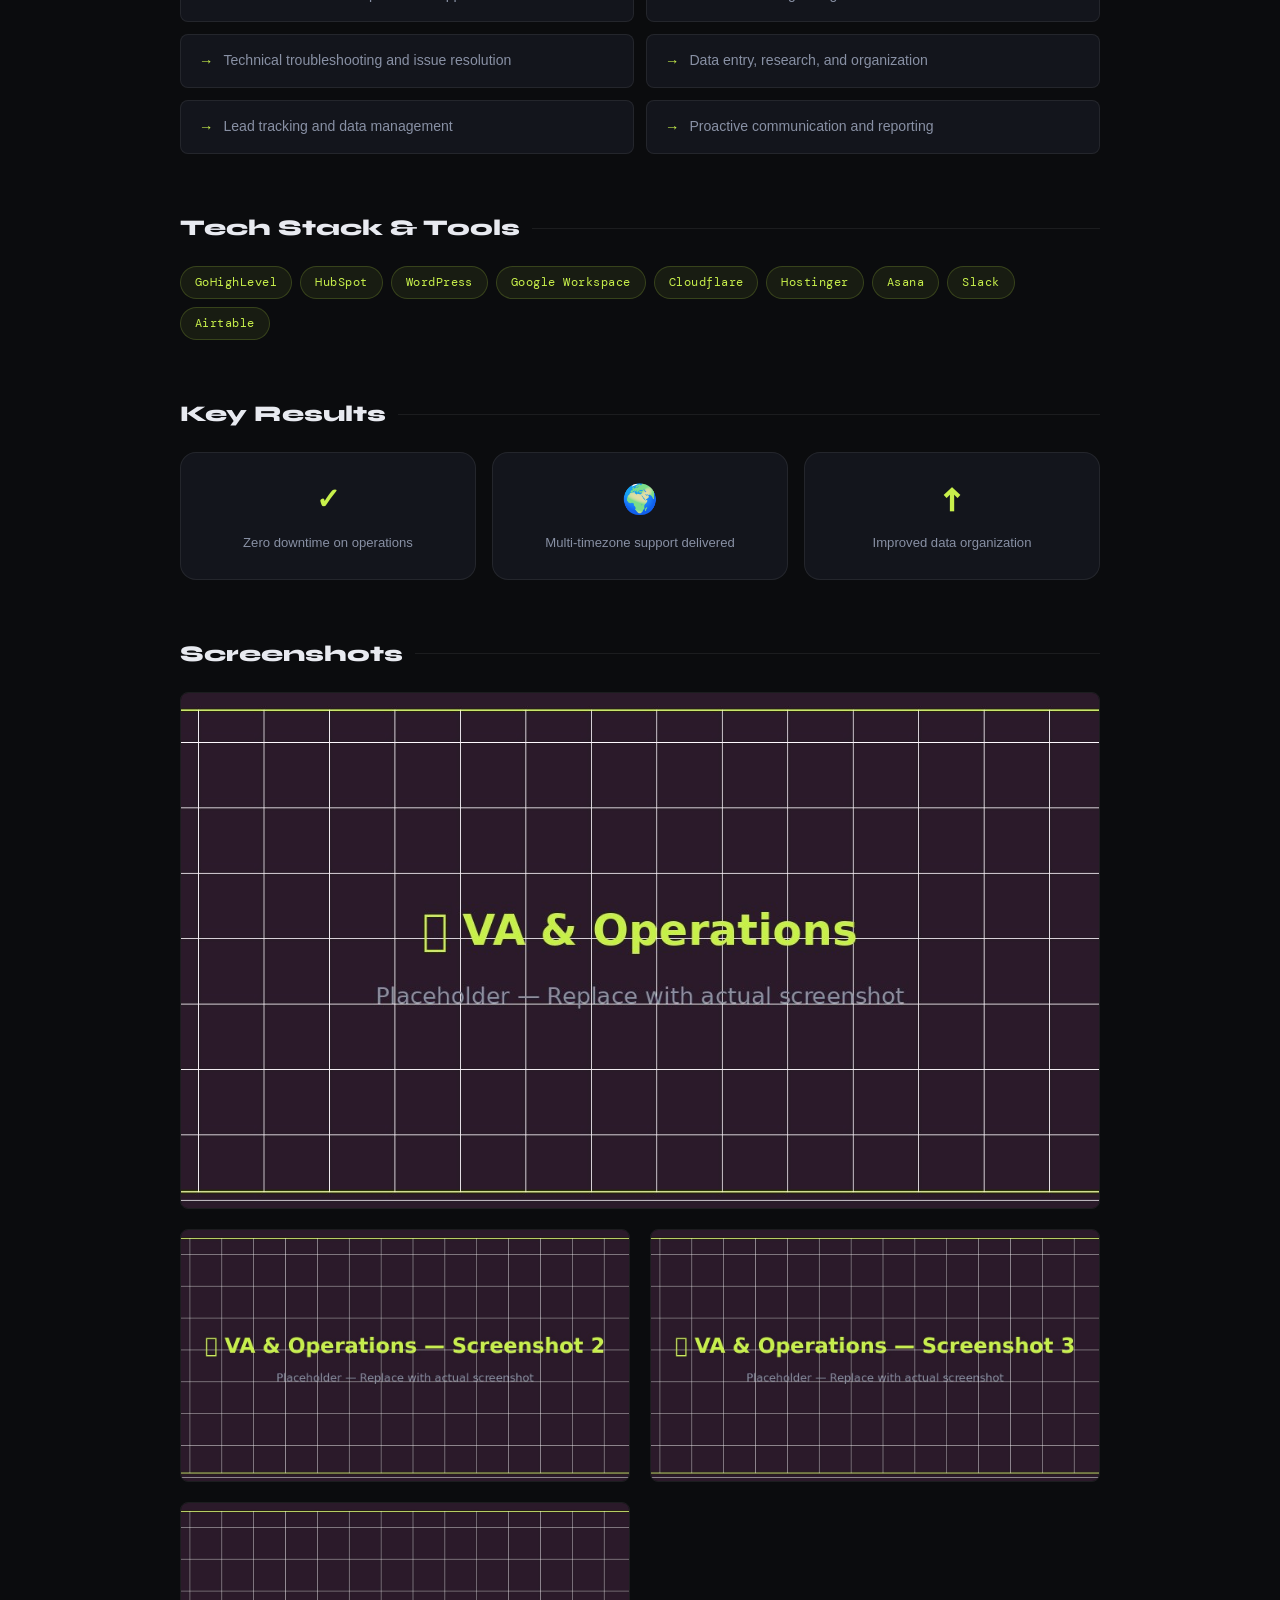
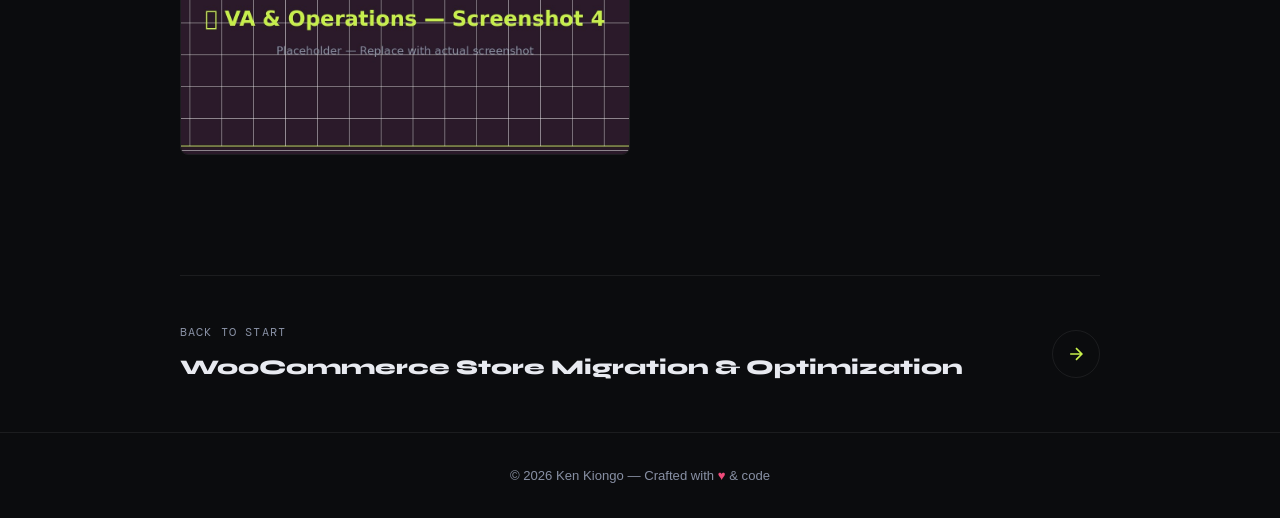
<file: projects/va-operations.html>
<!DOCTYPE html>
<html lang="en">
<head>
  <meta charset="UTF-8"/>
  <meta name="viewport" content="width=device-width, initial-scale=1.0"/>
  <title>Technical VA & Operations Support — Ken Kiongo</title>
  <link rel="icon" type="image/svg+xml" href="../favicon.svg"/>
  <link rel="stylesheet" href="../css/casestudy.css"/>
</head>
<body>
  <div class="noise"></div>

  <nav class="nav">
    <div class="nav-logo"><span class="logo-bracket">[</span>KK<span class="logo-bracket">]</span></div>
    <a href="../index.html#work" class="back-btn">
      <svg width="18" height="18" viewBox="0 0 24 24" fill="none" stroke="currentColor" stroke-width="2"><path d="M19 12H5M12 5l-7 7 7 7"/></svg>
      Back to Portfolio
    </a>
  </nav>

  <section class="cs-hero">
    <div class="container">
      <div class="cs-category">Tech-Savvy Virtual Assistance</div>
      <h1 class="cs-title">Technical VA &<br><em>Operations Support</em></h1>
      <p class="cs-summary">Comprehensive backend technical VA support for online businesses — covering website management, CRM operations, eCommerce backend, DNS and hosting management, data research, and multi-timezone availability.</p>
      <div class="cs-meta-grid">
        <div class="cs-meta-item"><label>Project Type</label><span>Virtual Assistance</span></div>
        <div class="cs-meta-item"><label>Scope</label><span>Full Operations</span></div>
        <div class="cs-meta-item"><label>Availability</label><span>Multi-Timezone</span></div>
        <div class="cs-meta-item"><label>Status</label><span>✓ Completed</span></div>
      </div>
    </div>
  </section>

  <div class="cs-cover"><div class="container"><img src="../images/va-operations-1.jpg" alt="VA Operations Cover"/></div></div>

  <div class="cs-body">
    <div class="container">

      <div class="cs-section">
        <h2 class="cs-section-title">Overview</h2>
        <p>The client needed a reliable technical virtual assistant who could take ownership of their backend operations without needing constant supervision. This included everything from keeping the website running, managing the CRM, supporting the eCommerce store, and handling technical troubleshooting as issues arose.</p>
        <p>Operating across time zones with a fully redundant setup (backup laptop, internet, and power), I ensured the client always had support available when they needed it.</p>
      </div>

      <div class="cs-section">
        <h2 class="cs-section-title">Deliverables</h2>
        <ul class="deliverables-list">
          <li>Website backend management and updates</li>
          <li>CRM data management and pipeline upkeep</li>
          <li>eCommerce backend operations support</li>
          <li>DNS and hosting configuration</li>
          <li>Technical troubleshooting and issue resolution</li>
          <li>Data entry, research, and organization</li>
          <li>Lead tracking and data management</li>
          <li>Proactive communication and reporting</li>
        </ul>
      </div>

      <div class="cs-section">
        <h2 class="cs-section-title">Tech Stack & Tools</h2>
        <div class="tech-tags">
          <span>GoHighLevel</span><span>HubSpot</span><span>WordPress</span>
          <span>Google Workspace</span><span>Cloudflare</span><span>Hostinger</span>
          <span>Asana</span><span>Slack</span><span>Airtable</span>
        </div>
      </div>

      <div class="cs-section">
        <h2 class="cs-section-title">Key Results</h2>
        <div class="results-grid">
          <div class="result-card"><span class="result-val">✓</span><span class="result-label">Zero downtime on operations</span></div>
          <div class="result-card"><span class="result-val">🌍</span><span class="result-label">Multi-timezone support delivered</span></div>
          <div class="result-card"><span class="result-val">↑</span><span class="result-label">Improved data organization</span></div>
        </div>
      </div>

      <div class="cs-section">
        <h2 class="cs-section-title">Screenshots</h2>
        <div class="screenshots-grid">
          <img src="../images/va-operations-1.jpg" alt="Operations Overview" class="screenshot-full"/>
          <img src="../images/va-operations-2.jpg" alt="CRM Management"/>
          <img src="../images/va-operations-3.jpg" alt="Website Backend"/>
          <img src="../images/va-operations-4.jpg" alt="Data Organization"/>
        </div>
      </div>

    </div>
  </div>

  <div class="container">
    <div class="cs-next">
      <div>
        <span class="cs-next-label">Back to Start</span>
        <div class="cs-next-title">WooCommerce Store Migration & Optimization</div>
      </div>
      <a href="woocommerce-migration.html" class="cs-next-link">
        <div class="cs-next-arrow">
          <svg width="20" height="20" viewBox="0 0 24 24" fill="none" stroke="currentColor" stroke-width="2"><path d="M5 12h14M12 5l7 7-7 7"/></svg>
        </div>
      </a>
    </div>
  </div>

  <footer class="footer">
    <p>© 2026 Ken Kiongo — Crafted with <span class="heart">♥</span> & code</p>
  </footer>
</body>
</html>
</file>
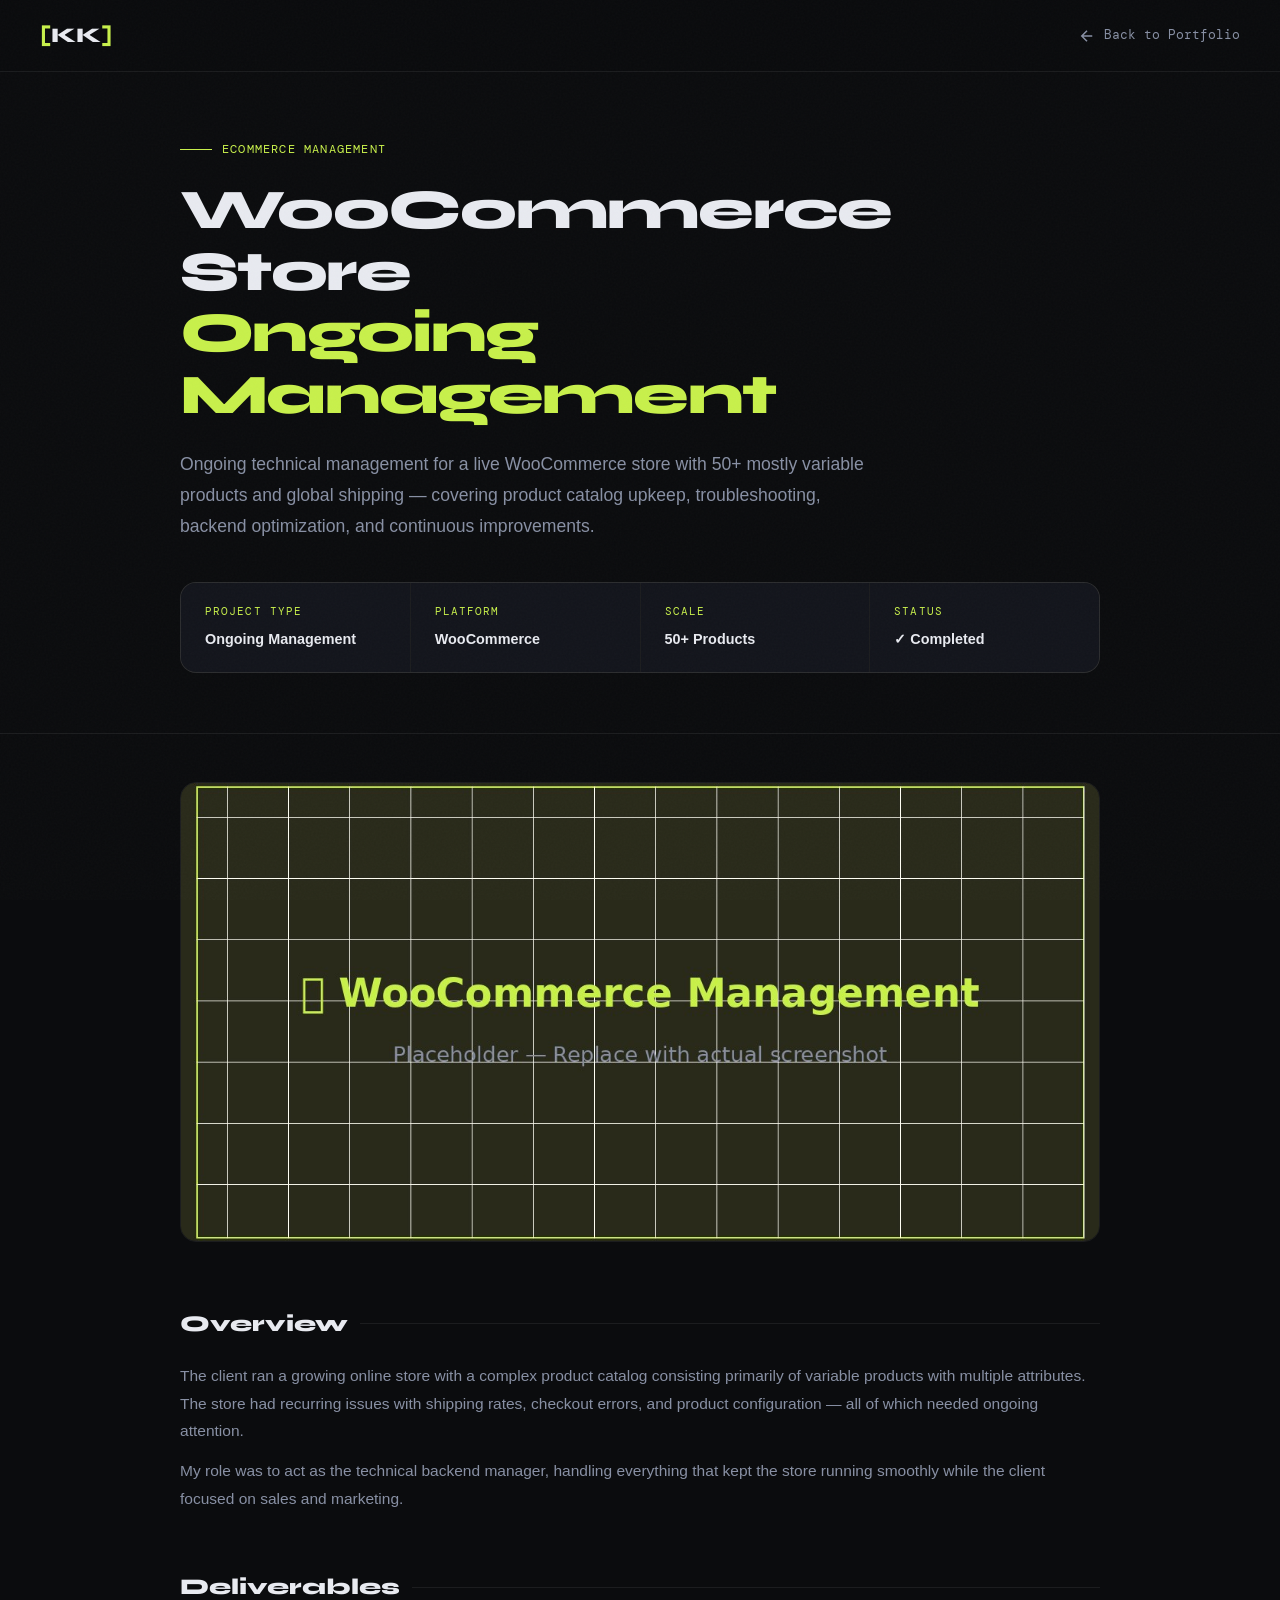
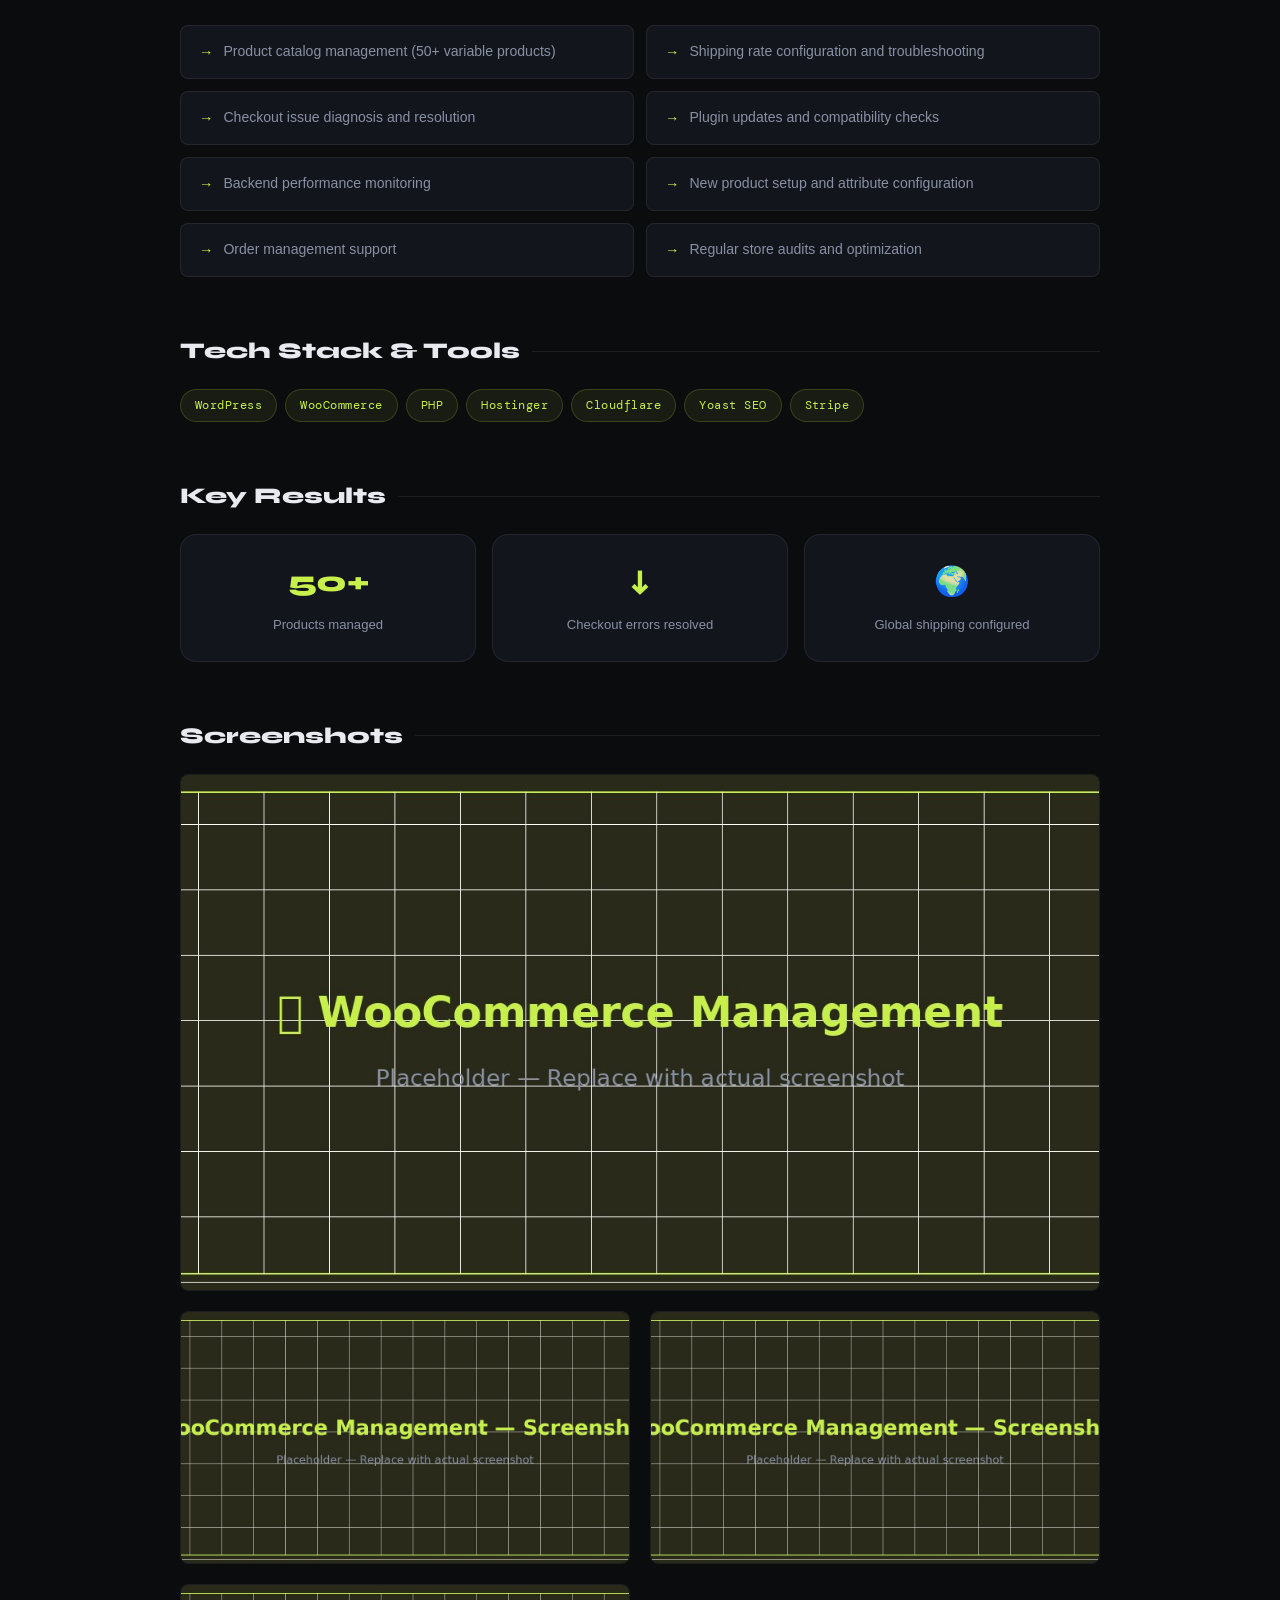
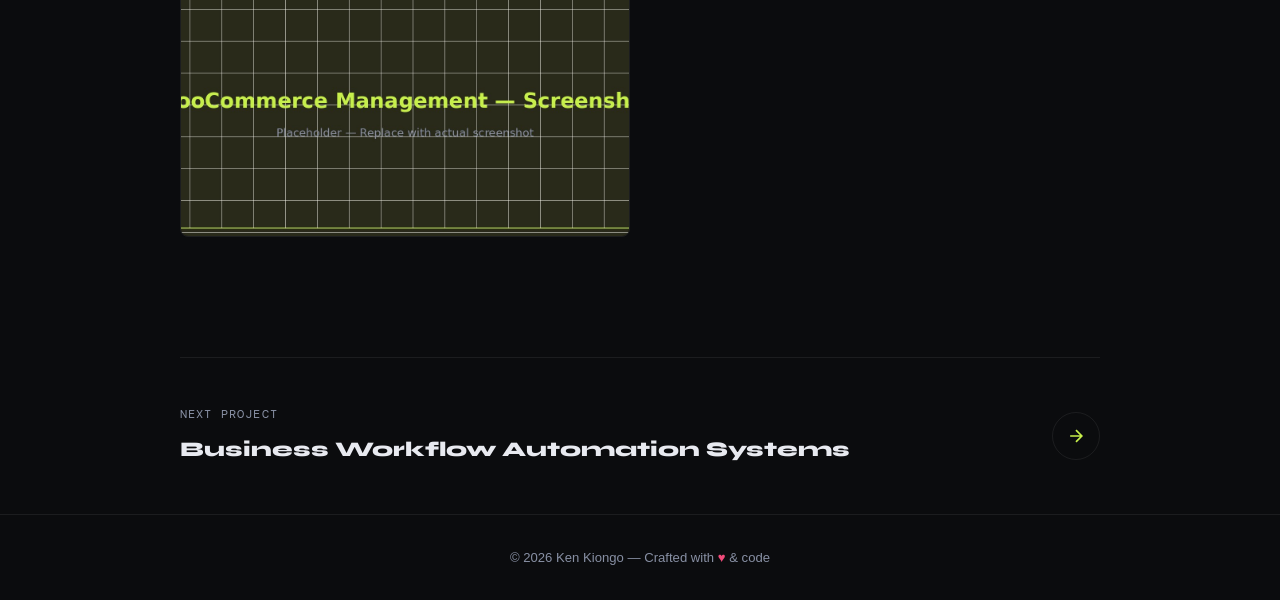
<file: projects/woocommerce-management.html>
<!DOCTYPE html>
<html lang="en">
<head>
  <meta charset="UTF-8"/>
  <meta name="viewport" content="width=device-width, initial-scale=1.0"/>
  <title>WooCommerce Store Management — Ken Kiongo</title>
  <link rel="icon" type="image/svg+xml" href="../favicon.svg"/>
  <link rel="stylesheet" href="../css/casestudy.css"/>
</head>
<body>
  <div class="noise"></div>

  <nav class="nav">
    <div class="nav-logo"><span class="logo-bracket">[</span>KK<span class="logo-bracket">]</span></div>
    <a href="../index.html#work" class="back-btn">
      <svg width="18" height="18" viewBox="0 0 24 24" fill="none" stroke="currentColor" stroke-width="2"><path d="M19 12H5M12 5l-7 7 7 7"/></svg>
      Back to Portfolio
    </a>
  </nav>

  <section class="cs-hero">
    <div class="container">
      <div class="cs-category">eCommerce Management</div>
      <h1 class="cs-title">WooCommerce Store<br><em>Ongoing Management</em></h1>
      <p class="cs-summary">Ongoing technical management for a live WooCommerce store with 50+ mostly variable products and global shipping — covering product catalog upkeep, troubleshooting, backend optimization, and continuous improvements.</p>
      <div class="cs-meta-grid">
        <div class="cs-meta-item"><label>Project Type</label><span>Ongoing Management</span></div>
        <div class="cs-meta-item"><label>Platform</label><span>WooCommerce</span></div>
        <div class="cs-meta-item"><label>Scale</label><span>50+ Products</span></div>
        <div class="cs-meta-item"><label>Status</label><span>✓ Completed</span></div>
      </div>
    </div>
  </section>

  <div class="cs-cover"><div class="container"><img src="../images/woocommerce-management-1.jpg" alt="WooCommerce Management Cover"/></div></div>

  <div class="cs-body">
    <div class="container">

      <div class="cs-section">
        <h2 class="cs-section-title">Overview</h2>
        <p>The client ran a growing online store with a complex product catalog consisting primarily of variable products with multiple attributes. The store had recurring issues with shipping rates, checkout errors, and product configuration — all of which needed ongoing attention.</p>
        <p>My role was to act as the technical backend manager, handling everything that kept the store running smoothly while the client focused on sales and marketing.</p>
      </div>

      <div class="cs-section">
        <h2 class="cs-section-title">Deliverables</h2>
        <ul class="deliverables-list">
          <li>Product catalog management (50+ variable products)</li>
          <li>Shipping rate configuration and troubleshooting</li>
          <li>Checkout issue diagnosis and resolution</li>
          <li>Plugin updates and compatibility checks</li>
          <li>Backend performance monitoring</li>
          <li>New product setup and attribute configuration</li>
          <li>Order management support</li>
          <li>Regular store audits and optimization</li>
        </ul>
      </div>

      <div class="cs-section">
        <h2 class="cs-section-title">Tech Stack & Tools</h2>
        <div class="tech-tags">
          <span>WordPress</span><span>WooCommerce</span><span>PHP</span>
          <span>Hostinger</span><span>Cloudflare</span><span>Yoast SEO</span><span>Stripe</span>
        </div>
      </div>

      <div class="cs-section">
        <h2 class="cs-section-title">Key Results</h2>
        <div class="results-grid">
          <div class="result-card"><span class="result-val">50+</span><span class="result-label">Products managed</span></div>
          <div class="result-card"><span class="result-val">↓</span><span class="result-label">Checkout errors resolved</span></div>
          <div class="result-card"><span class="result-val">🌍</span><span class="result-label">Global shipping configured</span></div>
        </div>
      </div>

      <div class="cs-section">
        <h2 class="cs-section-title">Screenshots</h2>
        <div class="screenshots-grid">
          <img src="../images/woocommerce-management-1.jpg" alt="Store Dashboard" class="screenshot-full"/>
          <img src="../images/woocommerce-management-2.jpg" alt="Product Catalog"/>
          <img src="../images/woocommerce-management-3.jpg" alt="Shipping Config"/>
          <img src="../images/woocommerce-management-4.jpg" alt="Order Management"/>
        </div>
      </div>

    </div>
  </div>

  <div class="container">
    <div class="cs-next">
      <div>
        <span class="cs-next-label">Next Project</span>
        <div class="cs-next-title">Business Workflow Automation Systems</div>
      </div>
      <a href="workflow-automation.html" class="cs-next-link">
        <div class="cs-next-arrow">
          <svg width="20" height="20" viewBox="0 0 24 24" fill="none" stroke="currentColor" stroke-width="2"><path d="M5 12h14M12 5l7 7-7 7"/></svg>
        </div>
      </a>
    </div>
  </div>

  <footer class="footer">
    <p>© 2026 Ken Kiongo — Crafted with <span class="heart">♥</span> & code</p>
  </footer>
</body>
</html>
</file>
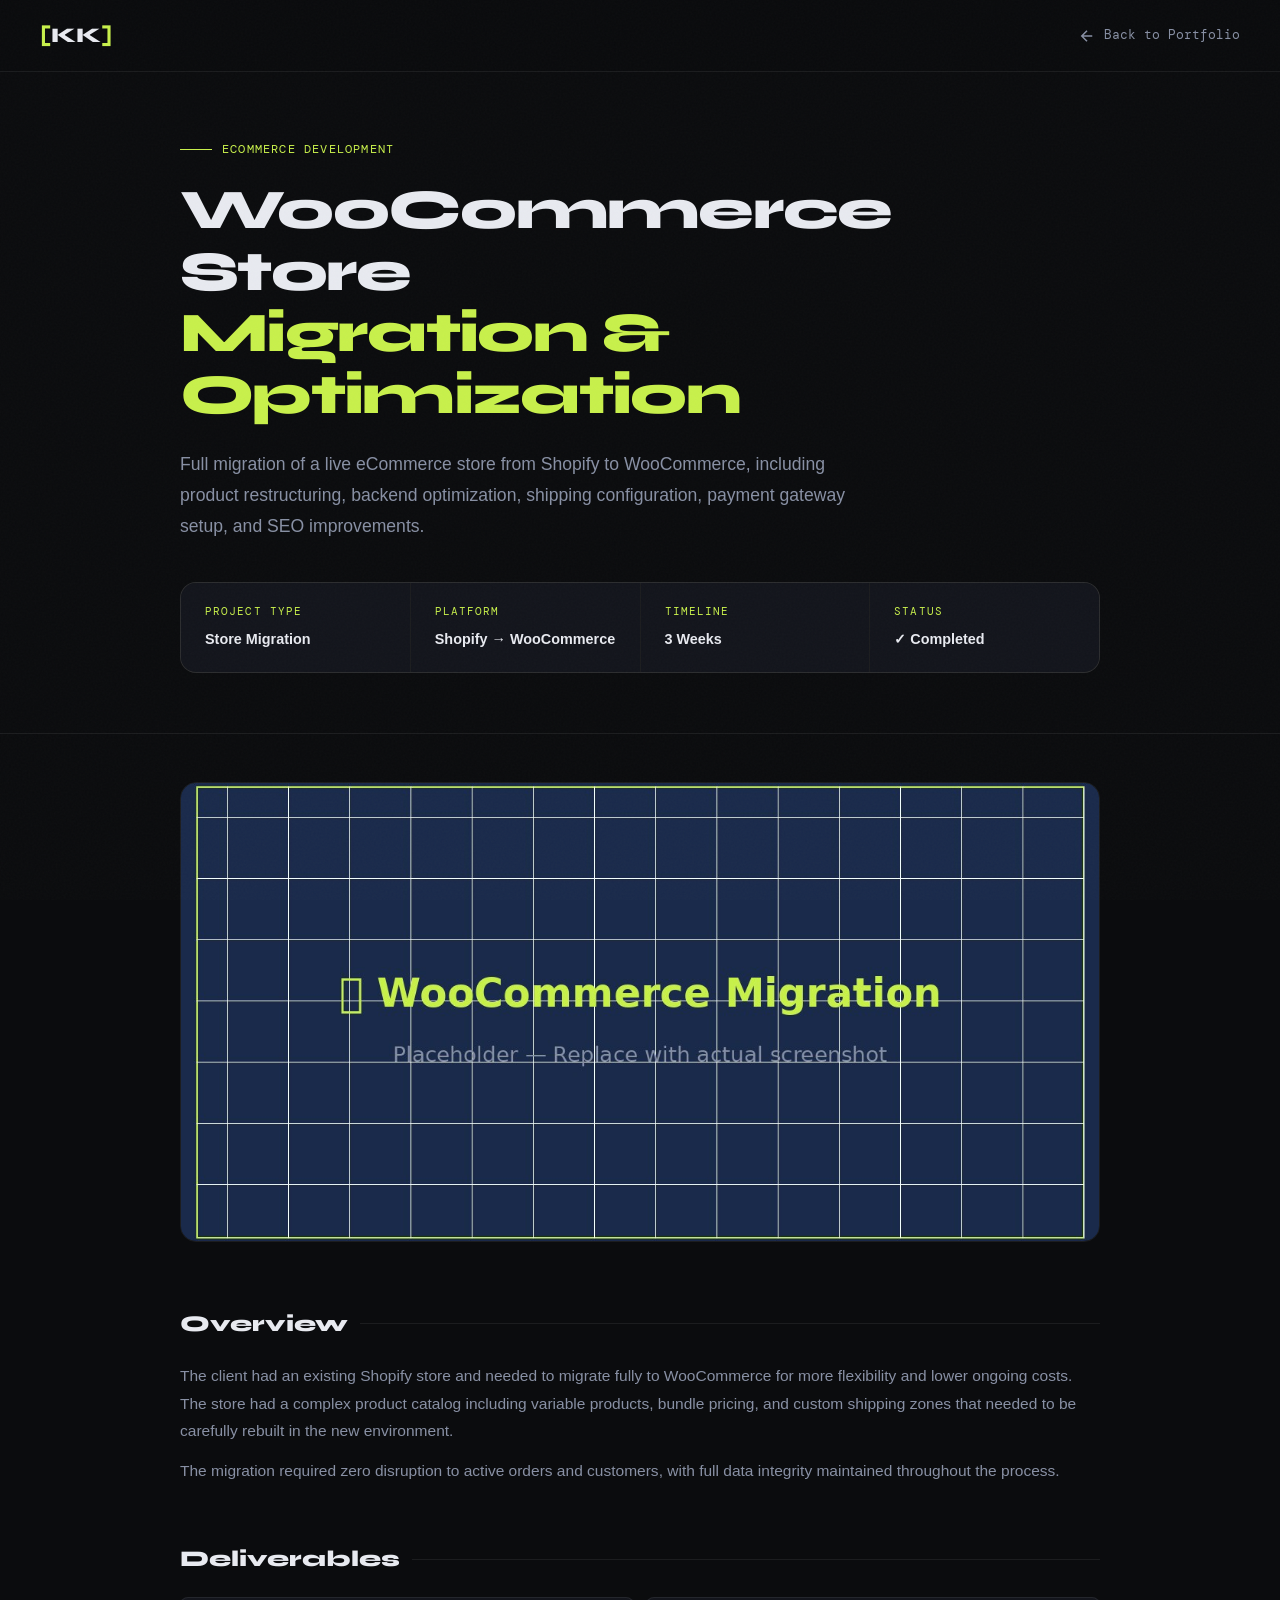
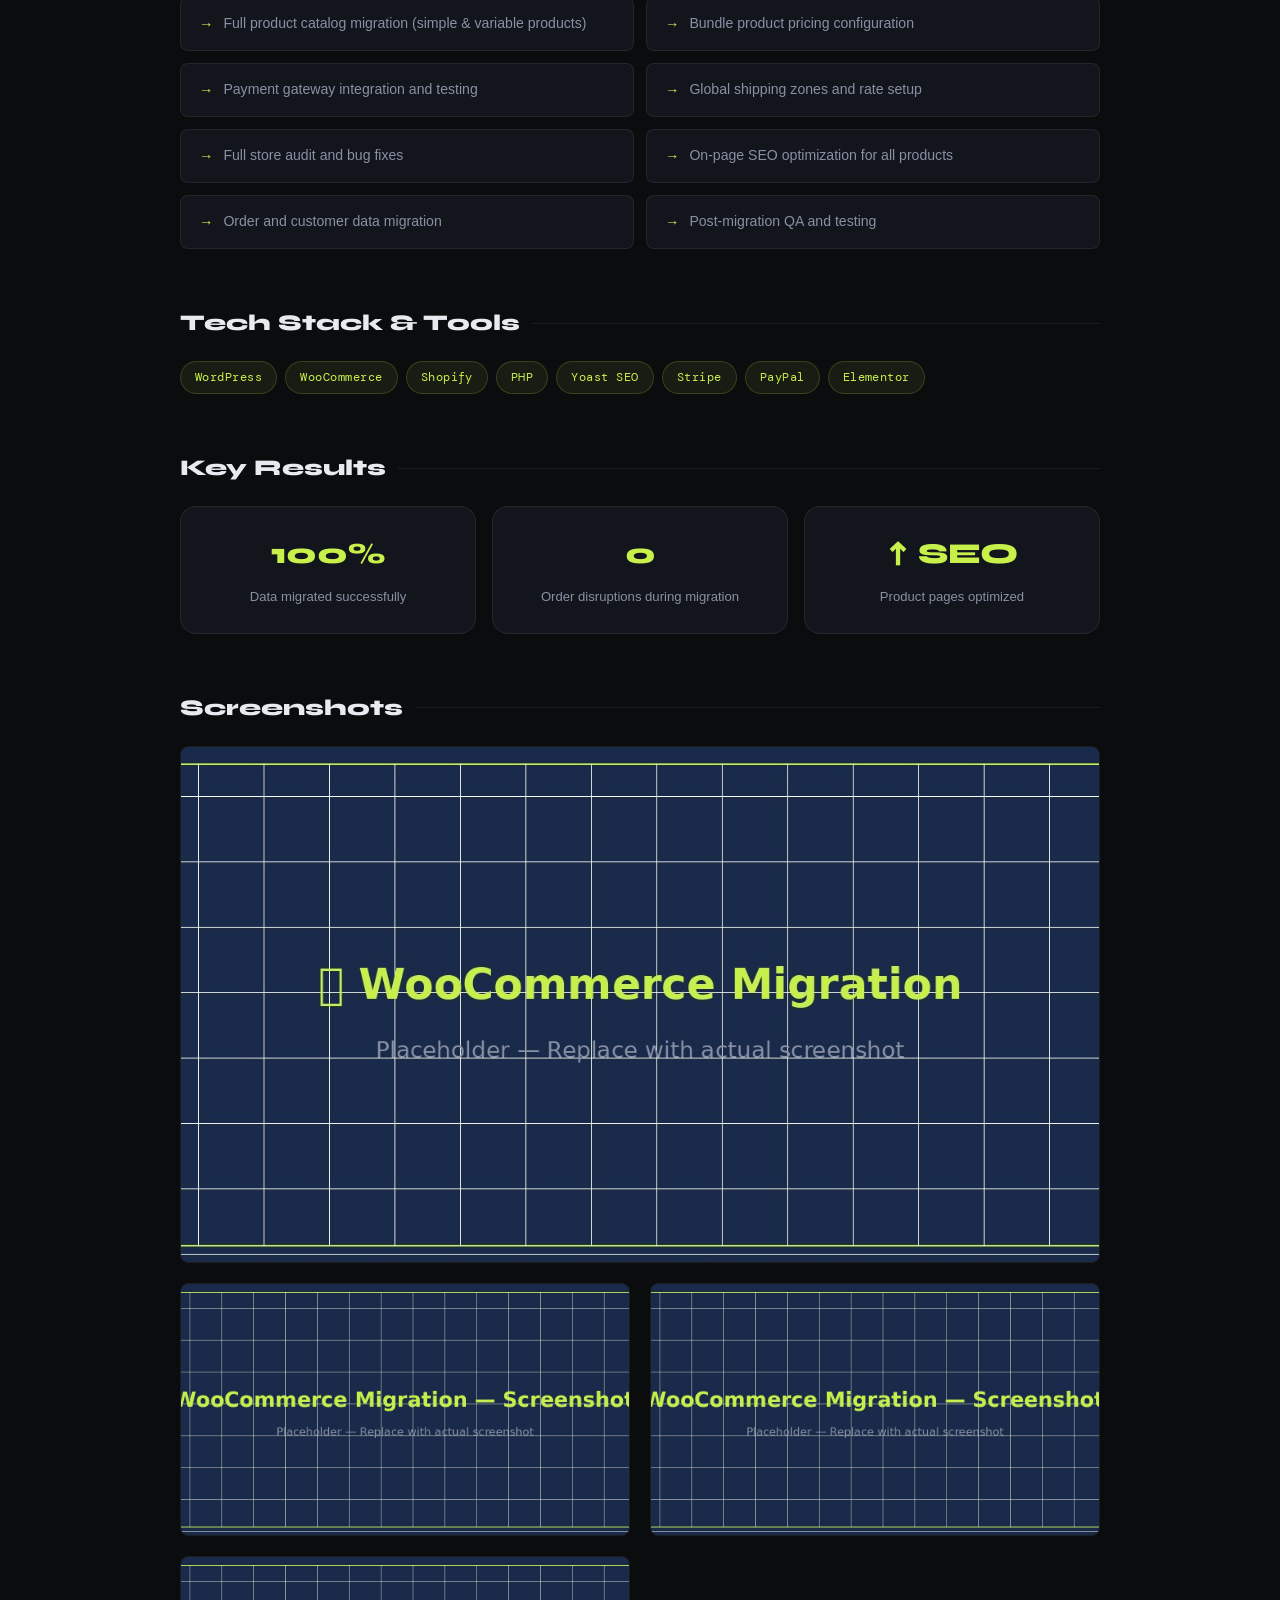
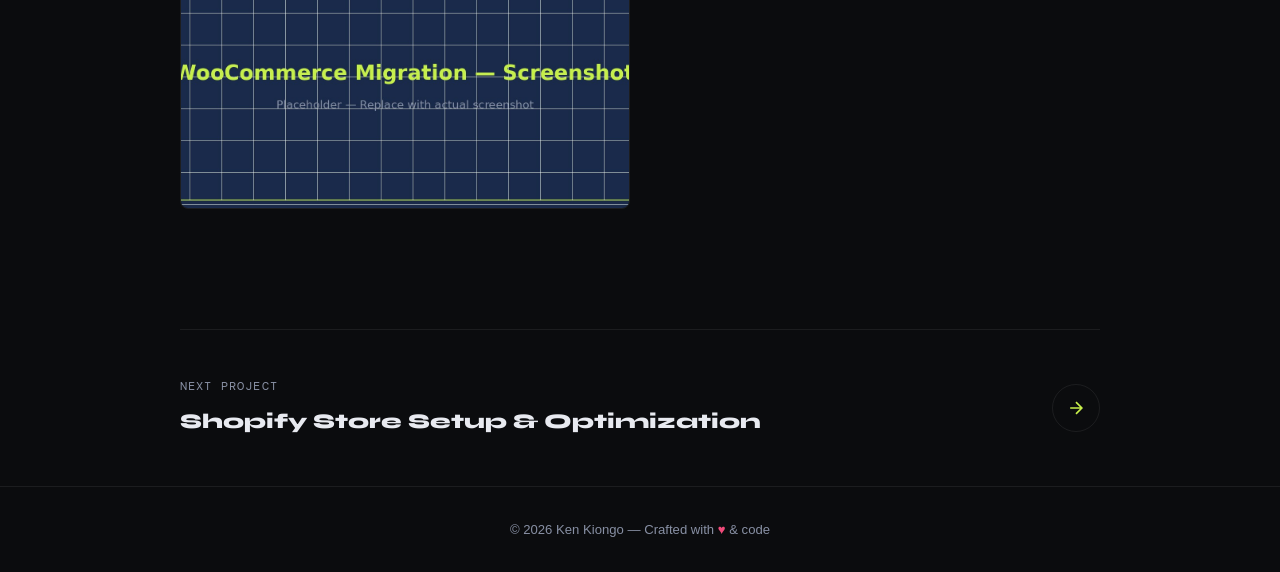
<file: projects/woocommerce-migration.html>
<!DOCTYPE html>
<html lang="en">
<head>
  <meta charset="UTF-8"/>
  <meta name="viewport" content="width=device-width, initial-scale=1.0"/>
  <title>WooCommerce Store Migration & Optimization — Ken Kiongo</title>
  <link rel="icon" type="image/svg+xml" href="../favicon.svg"/>
  <link rel="stylesheet" href="../css/casestudy.css"/>
</head>
<body>
  <div class="noise"></div>

  <nav class="nav">
    <div class="nav-logo"><span class="logo-bracket">[</span>KK<span class="logo-bracket">]</span></div>
    <a href="../index.html#work" class="back-btn">
      <svg width="18" height="18" viewBox="0 0 24 24" fill="none" stroke="currentColor" stroke-width="2"><path d="M19 12H5M12 5l-7 7 7 7"/></svg>
      Back to Portfolio
    </a>
  </nav>

  <section class="cs-hero">
    <div class="container">
      <div class="cs-category">eCommerce Development</div>
      <h1 class="cs-title">WooCommerce Store<br><em>Migration & Optimization</em></h1>
      <p class="cs-summary">Full migration of a live eCommerce store from Shopify to WooCommerce, including product restructuring, backend optimization, shipping configuration, payment gateway setup, and SEO improvements.</p>
      <div class="cs-meta-grid">
        <div class="cs-meta-item"><label>Project Type</label><span>Store Migration</span></div>
        <div class="cs-meta-item"><label>Platform</label><span>Shopify → WooCommerce</span></div>
        <div class="cs-meta-item"><label>Timeline</label><span>3 Weeks</span></div>
        <div class="cs-meta-item"><label>Status</label><span>✓ Completed</span></div>
      </div>
    </div>
  </section>

  <div class="cs-cover"><div class="container"><img src="../images/woocommerce-migration-1.jpg" alt="WooCommerce Migration Cover"/></div></div>

  <div class="cs-body">
    <div class="container">

      <div class="cs-section">
        <h2 class="cs-section-title">Overview</h2>
        <p>The client had an existing Shopify store and needed to migrate fully to WooCommerce for more flexibility and lower ongoing costs. The store had a complex product catalog including variable products, bundle pricing, and custom shipping zones that needed to be carefully rebuilt in the new environment.</p>
        <p>The migration required zero disruption to active orders and customers, with full data integrity maintained throughout the process.</p>
      </div>

      <div class="cs-section">
        <h2 class="cs-section-title">Deliverables</h2>
        <ul class="deliverables-list">
          <li>Full product catalog migration (simple & variable products)</li>
          <li>Bundle product pricing configuration</li>
          <li>Payment gateway integration and testing</li>
          <li>Global shipping zones and rate setup</li>
          <li>Full store audit and bug fixes</li>
          <li>On-page SEO optimization for all products</li>
          <li>Order and customer data migration</li>
          <li>Post-migration QA and testing</li>
        </ul>
      </div>

      <div class="cs-section">
        <h2 class="cs-section-title">Tech Stack & Tools</h2>
        <div class="tech-tags">
          <span>WordPress</span><span>WooCommerce</span><span>Shopify</span>
          <span>PHP</span><span>Yoast SEO</span><span>Stripe</span>
          <span>PayPal</span><span>Elementor</span>
        </div>
      </div>

      <div class="cs-section">
        <h2 class="cs-section-title">Key Results</h2>
        <div class="results-grid">
          <div class="result-card"><span class="result-val">100%</span><span class="result-label">Data migrated successfully</span></div>
          <div class="result-card"><span class="result-val">0</span><span class="result-label">Order disruptions during migration</span></div>
          <div class="result-card"><span class="result-val">↑ SEO</span><span class="result-label">Product pages optimized</span></div>
        </div>
      </div>

      <div class="cs-section">
        <h2 class="cs-section-title">Screenshots</h2>
        <div class="screenshots-grid">
          <img src="../images/woocommerce-migration-1.jpg" alt="Store Overview" class="screenshot-full"/>
          <img src="../images/woocommerce-migration-2.jpg" alt="Product Configuration"/>
          <img src="../images/woocommerce-migration-3.jpg" alt="Shipping Setup"/>
          <img src="../images/woocommerce-migration-4.jpg" alt="Payment Gateway"/>
        </div>
      </div>

    </div>
  </div>

  <div class="container">
    <div class="cs-next">
      <div>
        <span class="cs-next-label">Next Project</span>
        <div class="cs-next-title">Shopify Store Setup & Optimization</div>
      </div>
      <a href="shopify-setup.html" class="cs-next-link" style="display:flex;align-items:center;gap:16px;">
        <span class="cs-next-title" style="display:none"></span>
        <div class="cs-next-arrow">
          <svg width="20" height="20" viewBox="0 0 24 24" fill="none" stroke="currentColor" stroke-width="2"><path d="M5 12h14M12 5l7 7-7 7"/></svg>
        </div>
      </a>
    </div>
  </div>

  <footer class="footer">
    <p>© 2026 Ken Kiongo — Crafted with <span class="heart">♥</span> & code</p>
  </footer>
</body>
</html>
</file>
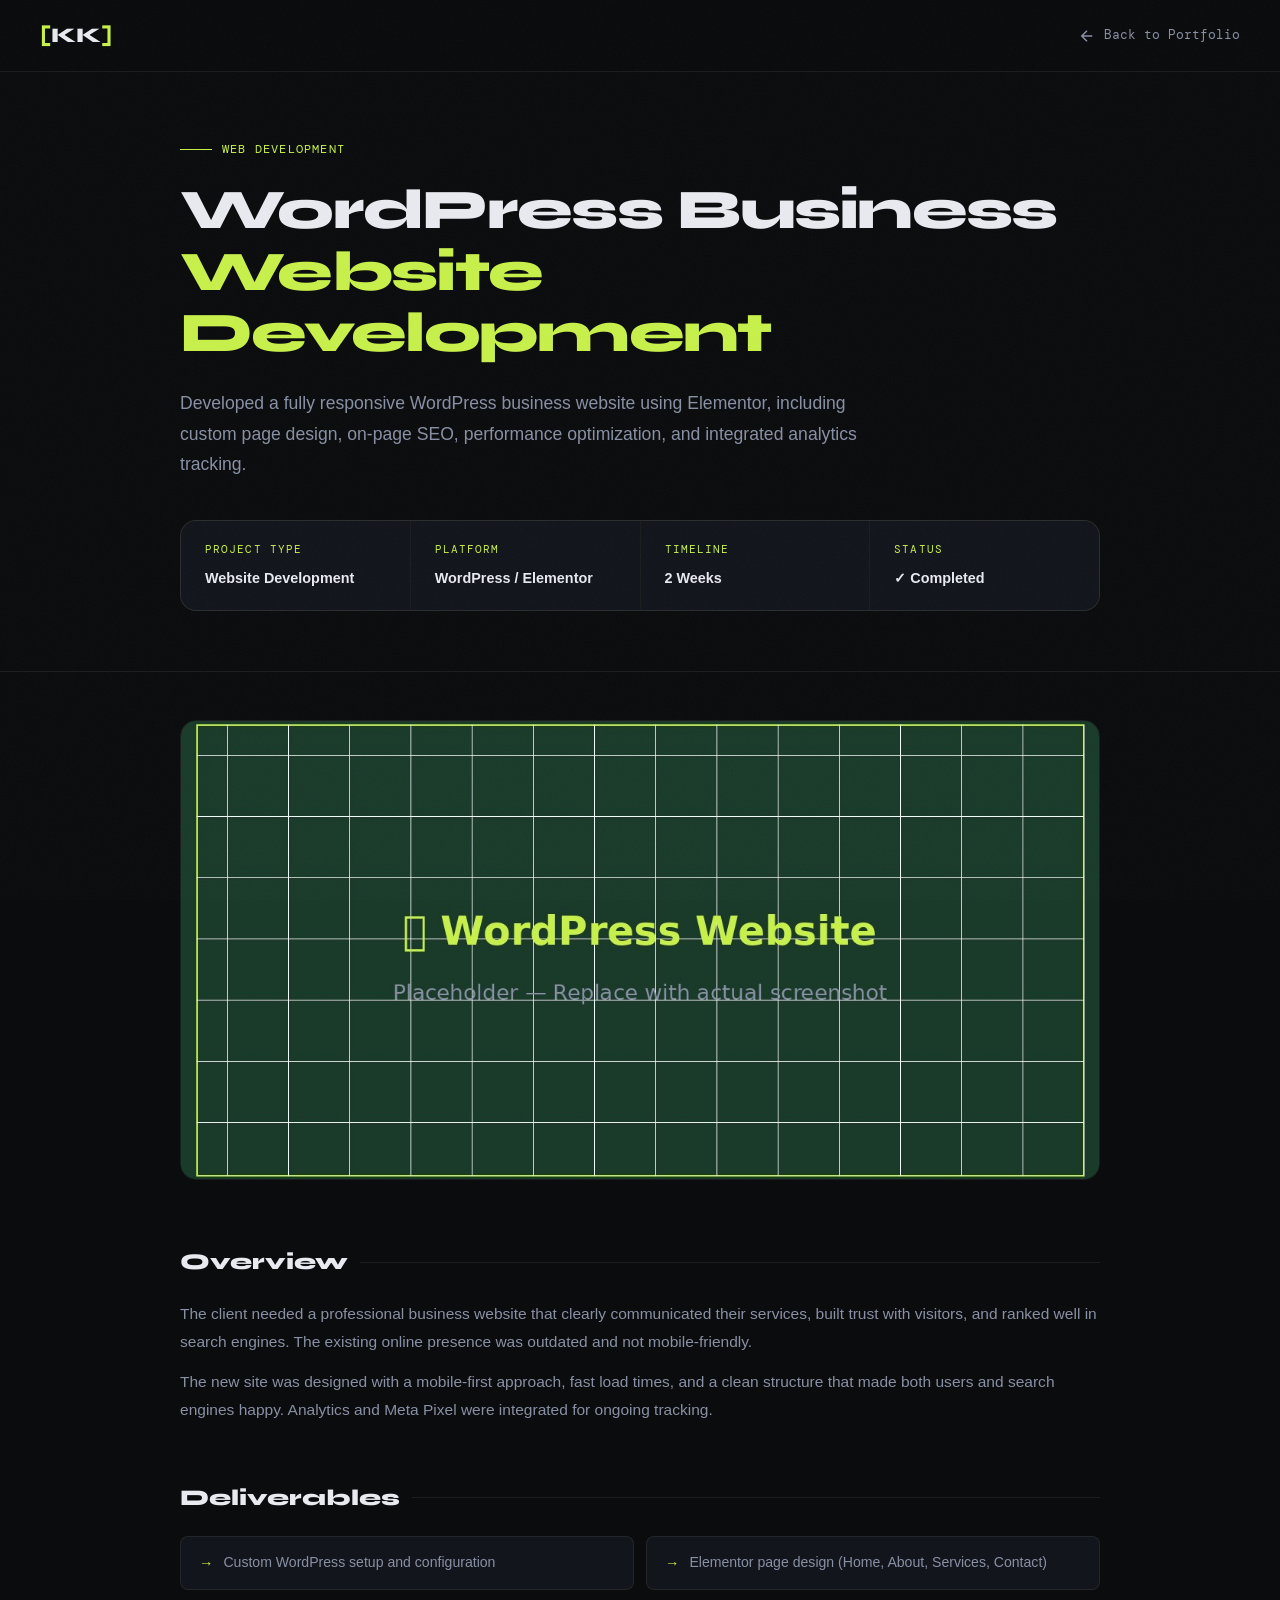
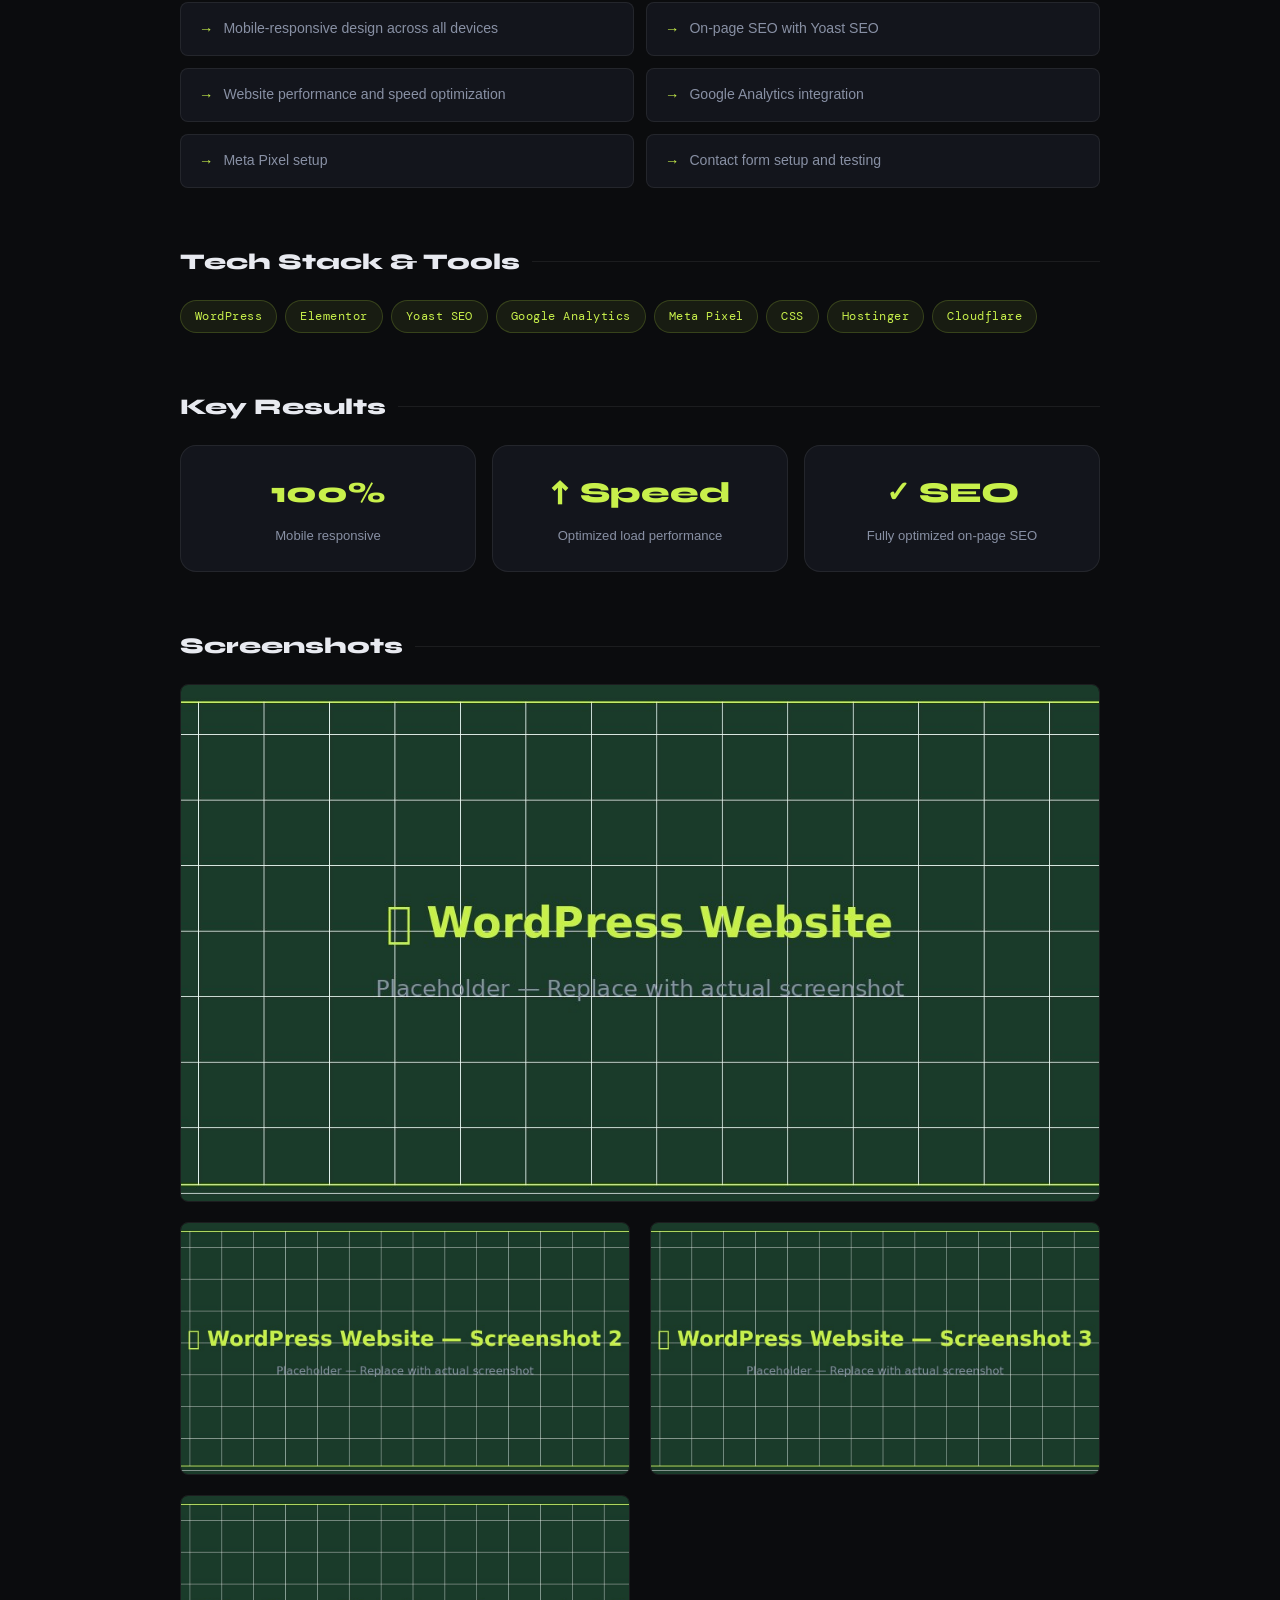
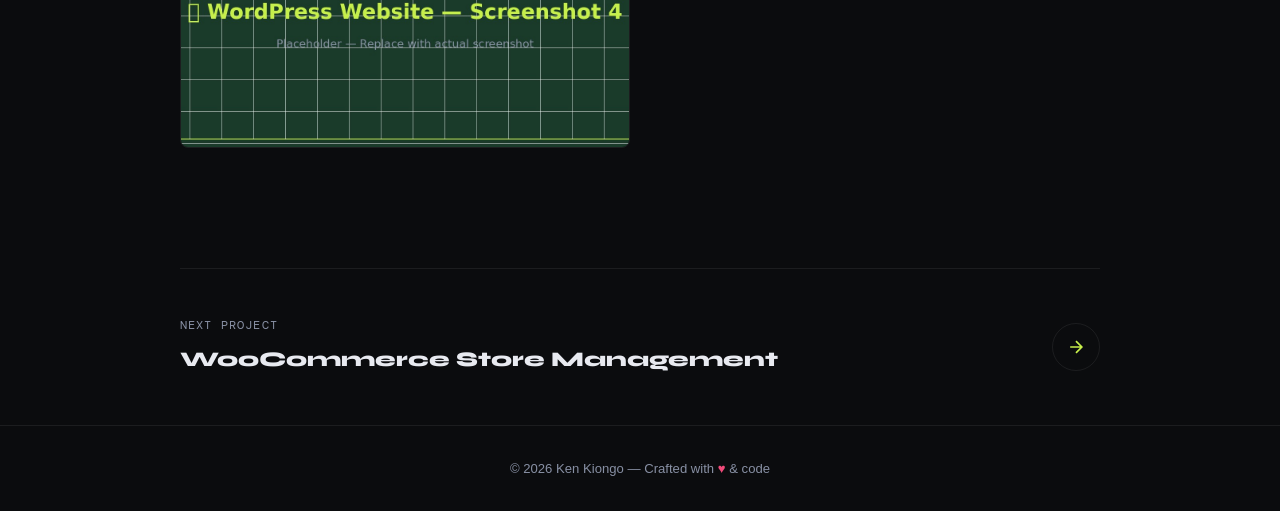
<file: projects/wordpress-website.html>
<!DOCTYPE html>
<html lang="en">
<head>
  <meta charset="UTF-8"/>
  <meta name="viewport" content="width=device-width, initial-scale=1.0"/>
  <title>WordPress Business Website — Ken Kiongo</title>
  <link rel="icon" type="image/svg+xml" href="../favicon.svg"/>
  <link rel="stylesheet" href="../css/casestudy.css"/>
</head>
<body>
  <div class="noise"></div>

  <nav class="nav">
    <div class="nav-logo"><span class="logo-bracket">[</span>KK<span class="logo-bracket">]</span></div>
    <a href="../index.html#work" class="back-btn">
      <svg width="18" height="18" viewBox="0 0 24 24" fill="none" stroke="currentColor" stroke-width="2"><path d="M19 12H5M12 5l-7 7 7 7"/></svg>
      Back to Portfolio
    </a>
  </nav>

  <section class="cs-hero">
    <div class="container">
      <div class="cs-category">Web Development</div>
      <h1 class="cs-title">WordPress Business<br><em>Website Development</em></h1>
      <p class="cs-summary">Developed a fully responsive WordPress business website using Elementor, including custom page design, on-page SEO, performance optimization, and integrated analytics tracking.</p>
      <div class="cs-meta-grid">
        <div class="cs-meta-item"><label>Project Type</label><span>Website Development</span></div>
        <div class="cs-meta-item"><label>Platform</label><span>WordPress / Elementor</span></div>
        <div class="cs-meta-item"><label>Timeline</label><span>2 Weeks</span></div>
        <div class="cs-meta-item"><label>Status</label><span>✓ Completed</span></div>
      </div>
    </div>
  </section>

  <div class="cs-cover"><div class="container"><img src="../images/wordpress-website-1.jpg" alt="WordPress Website Cover"/></div></div>

  <div class="cs-body">
    <div class="container">

      <div class="cs-section">
        <h2 class="cs-section-title">Overview</h2>
        <p>The client needed a professional business website that clearly communicated their services, built trust with visitors, and ranked well in search engines. The existing online presence was outdated and not mobile-friendly.</p>
        <p>The new site was designed with a mobile-first approach, fast load times, and a clean structure that made both users and search engines happy. Analytics and Meta Pixel were integrated for ongoing tracking.</p>
      </div>

      <div class="cs-section">
        <h2 class="cs-section-title">Deliverables</h2>
        <ul class="deliverables-list">
          <li>Custom WordPress setup and configuration</li>
          <li>Elementor page design (Home, About, Services, Contact)</li>
          <li>Mobile-responsive design across all devices</li>
          <li>On-page SEO with Yoast SEO</li>
          <li>Website performance and speed optimization</li>
          <li>Google Analytics integration</li>
          <li>Meta Pixel setup</li>
          <li>Contact form setup and testing</li>
        </ul>
      </div>

      <div class="cs-section">
        <h2 class="cs-section-title">Tech Stack & Tools</h2>
        <div class="tech-tags">
          <span>WordPress</span><span>Elementor</span><span>Yoast SEO</span>
          <span>Google Analytics</span><span>Meta Pixel</span><span>CSS</span>
          <span>Hostinger</span><span>Cloudflare</span>
        </div>
      </div>

      <div class="cs-section">
        <h2 class="cs-section-title">Key Results</h2>
        <div class="results-grid">
          <div class="result-card"><span class="result-val">100%</span><span class="result-label">Mobile responsive</span></div>
          <div class="result-card"><span class="result-val">↑ Speed</span><span class="result-label">Optimized load performance</span></div>
          <div class="result-card"><span class="result-val">✓ SEO</span><span class="result-label">Fully optimized on-page SEO</span></div>
        </div>
      </div>

      <div class="cs-section">
        <h2 class="cs-section-title">Screenshots</h2>
        <div class="screenshots-grid">
          <img src="../images/wordpress-website-1.jpg" alt="Homepage Design" class="screenshot-full"/>
          <img src="../images/wordpress-website-2.jpg" alt="Services Page"/>
          <img src="../images/wordpress-website-3.jpg" alt="Mobile View"/>
          <img src="../images/wordpress-website-4.jpg" alt="Analytics Setup"/>
        </div>
      </div>

    </div>
  </div>

  <div class="container">
    <div class="cs-next">
      <div>
        <span class="cs-next-label">Next Project</span>
        <div class="cs-next-title">WooCommerce Store Management</div>
      </div>
      <a href="woocommerce-management.html" class="cs-next-link">
        <div class="cs-next-arrow">
          <svg width="20" height="20" viewBox="0 0 24 24" fill="none" stroke="currentColor" stroke-width="2"><path d="M5 12h14M12 5l7 7-7 7"/></svg>
        </div>
      </a>
    </div>
  </div>

  <footer class="footer">
    <p>© 2026 Ken Kiongo — Crafted with <span class="heart">♥</span> & code</p>
  </footer>
</body>
</html>
</file>
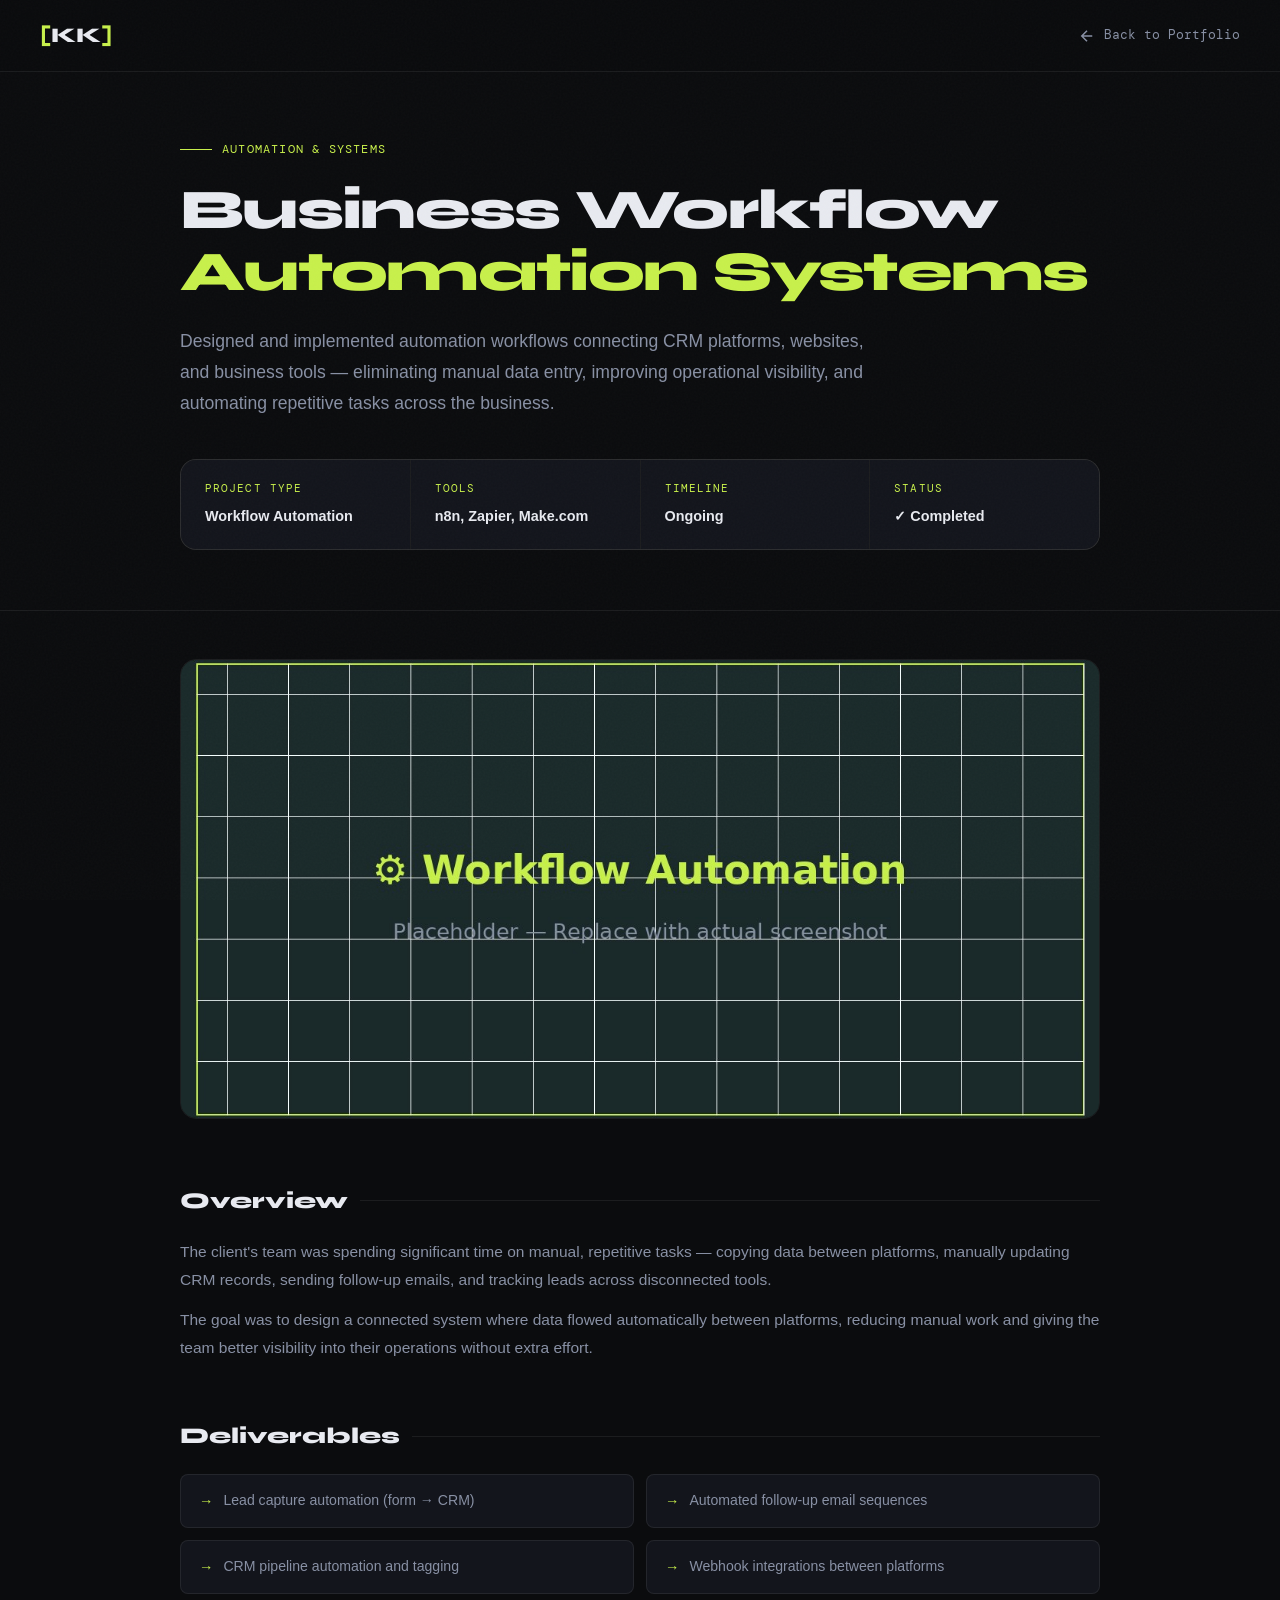
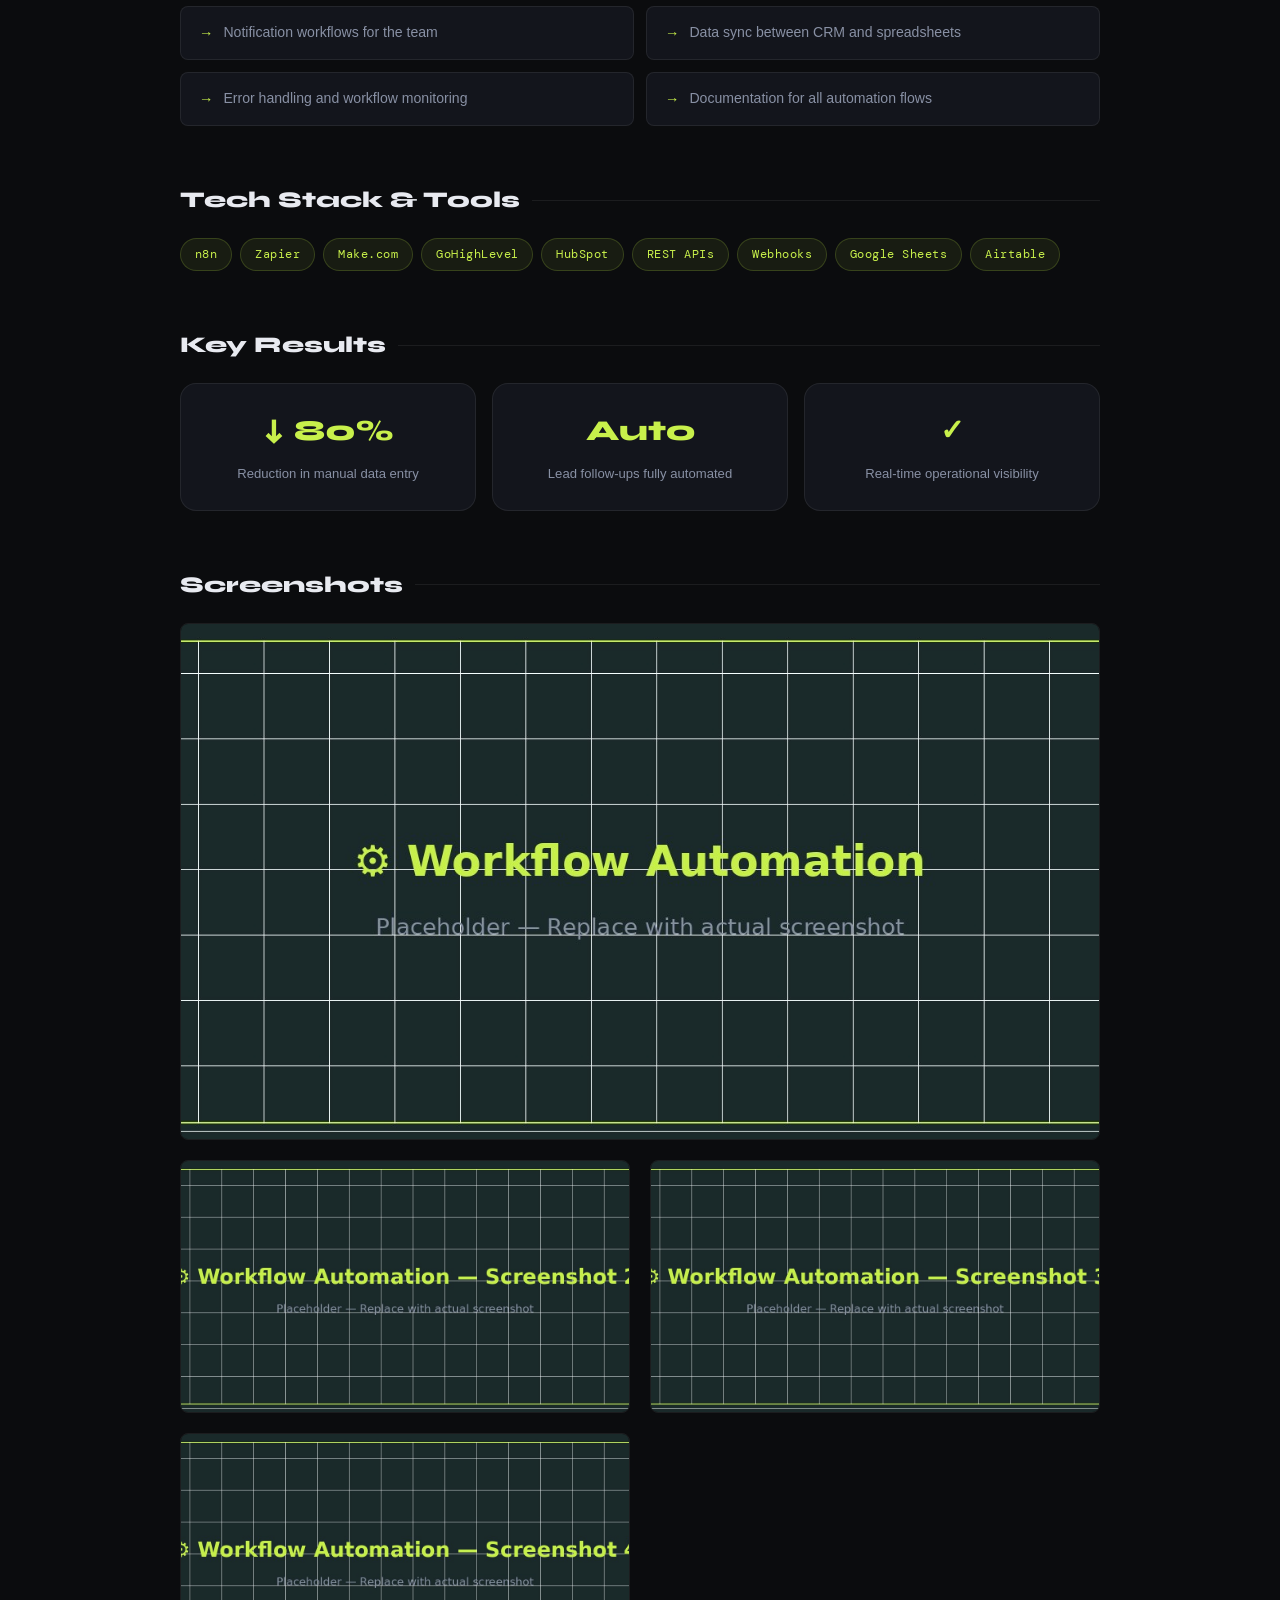
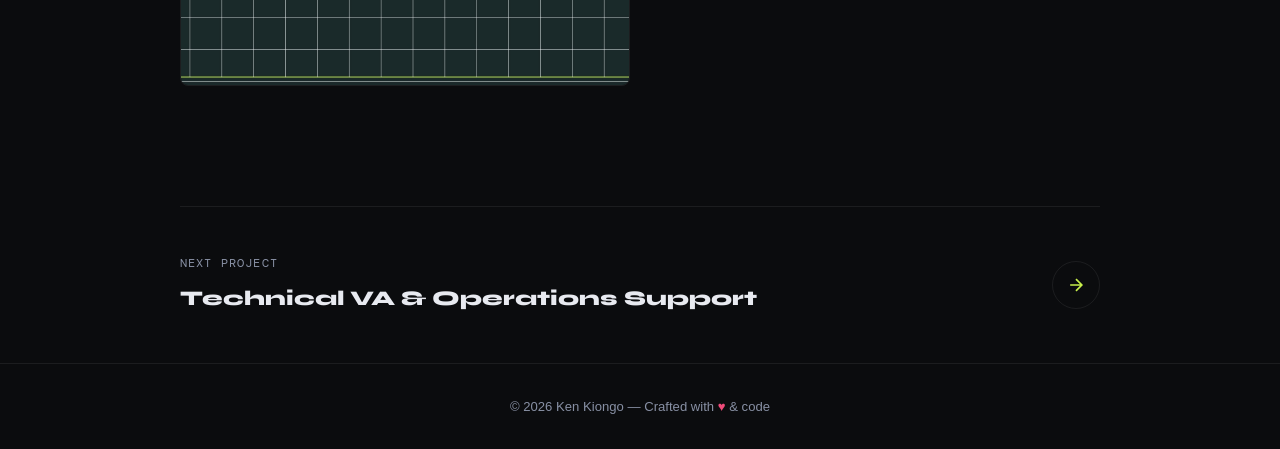
<file: projects/workflow-automation.html>
<!DOCTYPE html>
<html lang="en">
<head>
  <meta charset="UTF-8"/>
  <meta name="viewport" content="width=device-width, initial-scale=1.0"/>
  <title>Business Workflow Automation — Ken Kiongo</title>
  <link rel="icon" type="image/svg+xml" href="../favicon.svg"/>
  <link rel="stylesheet" href="../css/casestudy.css"/>
</head>
<body>
  <div class="noise"></div>

  <nav class="nav">
    <div class="nav-logo"><span class="logo-bracket">[</span>KK<span class="logo-bracket">]</span></div>
    <a href="../index.html#work" class="back-btn">
      <svg width="18" height="18" viewBox="0 0 24 24" fill="none" stroke="currentColor" stroke-width="2"><path d="M19 12H5M12 5l-7 7 7 7"/></svg>
      Back to Portfolio
    </a>
  </nav>

  <section class="cs-hero">
    <div class="container">
      <div class="cs-category">Automation & Systems</div>
      <h1 class="cs-title">Business Workflow<br><em>Automation Systems</em></h1>
      <p class="cs-summary">Designed and implemented automation workflows connecting CRM platforms, websites, and business tools — eliminating manual data entry, improving operational visibility, and automating repetitive tasks across the business.</p>
      <div class="cs-meta-grid">
        <div class="cs-meta-item"><label>Project Type</label><span>Workflow Automation</span></div>
        <div class="cs-meta-item"><label>Tools</label><span>n8n, Zapier, Make.com</span></div>
        <div class="cs-meta-item"><label>Timeline</label><span>Ongoing</span></div>
        <div class="cs-meta-item"><label>Status</label><span>✓ Completed</span></div>
      </div>
    </div>
  </section>

  <div class="cs-cover"><div class="container"><img src="../images/workflow-automation-1.jpg" alt="Workflow Automation Cover"/></div></div>

  <div class="cs-body">
    <div class="container">

      <div class="cs-section">
        <h2 class="cs-section-title">Overview</h2>
        <p>The client's team was spending significant time on manual, repetitive tasks — copying data between platforms, manually updating CRM records, sending follow-up emails, and tracking leads across disconnected tools.</p>
        <p>The goal was to design a connected system where data flowed automatically between platforms, reducing manual work and giving the team better visibility into their operations without extra effort.</p>
      </div>

      <div class="cs-section">
        <h2 class="cs-section-title">Deliverables</h2>
        <ul class="deliverables-list">
          <li>Lead capture automation (form → CRM)</li>
          <li>Automated follow-up email sequences</li>
          <li>CRM pipeline automation and tagging</li>
          <li>Webhook integrations between platforms</li>
          <li>Notification workflows for the team</li>
          <li>Data sync between CRM and spreadsheets</li>
          <li>Error handling and workflow monitoring</li>
          <li>Documentation for all automation flows</li>
        </ul>
      </div>

      <div class="cs-section">
        <h2 class="cs-section-title">Tech Stack & Tools</h2>
        <div class="tech-tags">
          <span>n8n</span><span>Zapier</span><span>Make.com</span>
          <span>GoHighLevel</span><span>HubSpot</span><span>REST APIs</span>
          <span>Webhooks</span><span>Google Sheets</span><span>Airtable</span>
        </div>
      </div>

      <div class="cs-section">
        <h2 class="cs-section-title">Key Results</h2>
        <div class="results-grid">
          <div class="result-card"><span class="result-val">↓ 80%</span><span class="result-label">Reduction in manual data entry</span></div>
          <div class="result-card"><span class="result-val">Auto</span><span class="result-label">Lead follow-ups fully automated</span></div>
          <div class="result-card"><span class="result-val">✓</span><span class="result-label">Real-time operational visibility</span></div>
        </div>
      </div>

      <div class="cs-section">
        <h2 class="cs-section-title">Screenshots</h2>
        <div class="screenshots-grid">
          <img src="../images/workflow-automation-1.jpg" alt="Automation Overview" class="screenshot-full"/>
          <img src="../images/workflow-automation-2.jpg" alt="n8n Workflow"/>
          <img src="../images/workflow-automation-3.jpg" alt="CRM Integration"/>
          <img src="../images/workflow-automation-4.jpg" alt="Zapier Flow"/>
        </div>
      </div>

    </div>
  </div>

  <div class="container">
    <div class="cs-next">
      <div>
        <span class="cs-next-label">Next Project</span>
        <div class="cs-next-title">Technical VA & Operations Support</div>
      </div>
      <a href="va-operations.html" class="cs-next-link">
        <div class="cs-next-arrow">
          <svg width="20" height="20" viewBox="0 0 24 24" fill="none" stroke="currentColor" stroke-width="2"><path d="M5 12h14M12 5l7 7-7 7"/></svg>
        </div>
      </a>
    </div>
  </div>

  <footer class="footer">
    <p>© 2026 Ken Kiongo — Crafted with <span class="heart">♥</span> & code</p>
  </footer>
</body>
</html>
</file>
<file: css/style.css>
/* ===========================
   RESET & BASE
=========================== */
*, *::before, *::after { box-sizing: border-box; margin: 0; padding: 0; }

:root {
  --bg: #0b0c0e;
  --bg2: #111318;
  --bg3: #181b22;
  --accent: #c8f04b;
  --accent2: #7af0c2;
  --accent3: #f04b7a;
  --text: #e8eaf0;
  --text-muted: #8890a4;
  --border: rgba(255,255,255,0.07);
  --card-bg: #13151c;
  --radius: 16px;
  --radius-sm: 8px;
  --font-display: 'Syne', sans-serif;
  --font-body: 'Cabinet Grotesk', sans-serif;
  --font-mono: 'DM Mono', monospace;
  --nav-h: 72px;
  --transition: 0.4s cubic-bezier(0.16, 1, 0.3, 1);
}

html { scroll-behavior: smooth; font-size: 16px; }

body {
  background: var(--bg);
  color: var(--text);
  font-family: var(--font-body);
  font-size: 1rem;
  line-height: 1.6;
  overflow-x: hidden;
}

a { color: inherit; text-decoration: none; }
ul { list-style: none; }
img { max-width: 100%; display: block; }

/* ===========================
   NOISE OVERLAY
=========================== */
.noise {
  position: fixed;
  inset: 0;
  z-index: 999;
  pointer-events: none;
  opacity: 0.025;
  background-image: url("data:image/svg+xml,%3Csvg viewBox='0 0 512 512' xmlns='http://www.w3.org/2000/svg'%3E%3Cfilter id='noise'%3E%3CfeTurbulence type='fractalNoise' baseFrequency='0.9' numOctaves='4' stitchTiles='stitch'/%3E%3C/filter%3E%3Crect width='100%25' height='100%25' filter='url(%23noise)'/%3E%3C/svg%3E");
}



/* ===========================
   NAVIGATION
=========================== */
.nav {
  position: fixed;
  top: 0; left: 0; right: 0;
  z-index: 100;
  height: var(--nav-h);
  display: flex;
  align-items: center;
  justify-content: space-between;
  padding: 0 40px;
  transition: background 0.4s, border-bottom 0.4s;
}
.nav.scrolled {
  background: rgba(11,12,14,0.9);
  backdrop-filter: blur(24px);
  border-bottom: 1px solid var(--border);
}

.nav-logo {
  font-family: var(--font-display);
  font-size: 1.3rem;
  font-weight: 800;
  letter-spacing: -0.02em;
}
.logo-bracket { color: var(--accent); }

.nav-links {
  display: flex;
  gap: 48px;
}
.nav-links a {
  font-family: var(--font-mono);
  font-size: 0.95rem;
  color: var(--text-muted);
  letter-spacing: 0.05em;
  position: relative;
  transition: color 0.3s;
  font-weight: 500;
}
.nav-links a::after {
  content: '';
  position: absolute;
  bottom: -3px; left: 0;
  width: 0; height: 1px;
  background: var(--accent);
  transition: width 0.3s;
}
.nav-links a:hover { color: var(--accent); }
.nav-links a:hover::after { width: 100%; }

.nav-status {
  display: flex;
  align-items: center;
  gap: 8px;
  font-family: var(--font-mono);
  font-size: 0.72rem;
  color: var(--text-muted);
}
.status-dot {
  width: 8px; height: 8px;
  background: var(--accent2);
  border-radius: 50%;
  animation: pulse 2s infinite;
}
@keyframes pulse {
  0%, 100% { box-shadow: 0 0 0 0 rgba(122,240,194,0.4); }
  50% { box-shadow: 0 0 0 6px rgba(122,240,194,0); }
}

.hamburger {
  display: none;
  flex-direction: column;
  gap: 6px;
  background: none;
  border: none;
  cursor: pointer;
  padding: 4px;
}
.hamburger span {
  display: block;
  width: 24px; height: 1.5px;
  background: var(--text);
  transition: 0.3s;
}

/* Mobile Menu */
.mobile-menu {
  position: fixed;
  top: 0; left: 0; right: 0; bottom: 0;
  background: var(--bg);
  z-index: 99;
  display: flex;
  align-items: center;
  justify-content: center;
  transform: translateX(100%);
  transition: transform 0.4s var(--transition);
}
.mobile-menu.open { transform: translateX(0); }
.mobile-menu ul {
  text-align: center;
  display: flex;
  flex-direction: column;
  gap: 32px;
}
.mobile-link {
  font-family: var(--font-display);
  font-size: 3rem;
  font-weight: 800;
  color: var(--text-muted);
  transition: color 0.3s;
}
.mobile-link:hover { color: var(--accent); }

/* ===========================
   CONTAINER
=========================== */
.container {
  max-width: 1200px;
  margin: 0 auto;
  padding: 0 40px;
}

/* ===========================
   SECTION LABELS
=========================== */
.section-label {
  display: flex;
  align-items: center;
  gap: 16px;
  margin-bottom: 24px;
  font-family: var(--font-mono);
  font-size: 0.75rem;
  letter-spacing: 0.1em;
  color: var(--text-muted);
  text-transform: uppercase;
}
.label-num {
  color: var(--accent);
  font-size: 0.7rem;
}
.section-label::before {
  content: '';
  width: 32px; height: 1px;
  background: var(--accent);
}

/* ===========================
   SECTION TITLE
=========================== */
.section-title {
  font-family: var(--font-display);
  font-size: clamp(2.2rem, 4vw, 3.5rem);
  font-weight: 800;
  line-height: 1.1;
  letter-spacing: -0.03em;
  margin-bottom: 32px;
}
.section-title em {
  font-style: normal;
  color: var(--accent);
}
.section-title.centered { text-align: center; }

/* ===========================
   BUTTONS
=========================== */
.btn-primary {
  display: inline-flex;
  align-items: center;
  gap: 10px;
  background: var(--accent);
  color: #000;
  font-family: var(--font-body);
  font-weight: 700;
  font-size: 0.9rem;
  padding: 14px 28px;
  border-radius: 100px;
  border: none;
  cursor: pointer;
  transition: transform 0.25s, box-shadow 0.25s, background 0.25s;
}
.btn-primary:hover {
  transform: translateY(-2px);
  box-shadow: 0 12px 40px rgba(200,240,75,0.3);
  background: #d4f75c;
}
.btn-primary.full-width { width: 100%; justify-content: center; }

.btn-ghost {
  display: inline-flex;
  align-items: center;
  gap: 8px;
  background: transparent;
  color: var(--text);
  font-family: var(--font-body);
  font-weight: 500;
  font-size: 0.9rem;
  padding: 14px 28px;
  border-radius: 100px;
  border: 1px solid var(--border);
  cursor: pointer;
  transition: border-color 0.3s, color 0.3s;
}
.btn-ghost:hover { border-color: var(--accent); color: var(--accent); }

/* ===========================
   HERO SECTION
=========================== */
.hero {
  min-height: 100vh;
  display: grid;
  grid-template-columns: 1fr 1fr;
  align-items: center;
  gap: 60px;
  padding: calc(var(--nav-h) + 60px) 80px 80px;
  position: relative;
  overflow: hidden;
}

.hero::before {
  content: '';
  position: absolute;
  top: -200px; left: -200px;
  width: 600px; height: 600px;
  background: radial-gradient(circle, rgba(200,240,75,0.06) 0%, transparent 70%);
  pointer-events: none;
}

.hero-bg-text {
  position: absolute;
  bottom: -40px;
  left: 50%;
  transform: translateX(-50%);
  font-family: var(--font-display);
  font-size: clamp(80px, 15vw, 200px);
  font-weight: 900;
  color: transparent;
  -webkit-text-stroke: 1px rgba(255,255,255,0.04);
  letter-spacing: -0.05em;
  white-space: nowrap;
  pointer-events: none;
  user-select: none;
}

.hero-tag {
  display: flex;
  align-items: center;
  gap: 12px;
  font-family: var(--font-mono);
  font-size: 0.78rem;
  color: var(--text-muted);
  letter-spacing: 0.08em;
  text-transform: uppercase;
  margin-bottom: 24px;
  animation: fadeUp 0.8s ease forwards;
}
.tag-line {
  width: 40px; height: 1px;
  background: var(--accent);
}

.hero-title {
  font-family: var(--font-display);
  font-size: clamp(3rem, 6vw, 6rem);
  font-weight: 800;
  line-height: 1.0;
  letter-spacing: -0.04em;
  margin-bottom: 24px;
}
.hero-title .line {
  display: block;
  opacity: 0;
  transform: translateY(40px);
  animation: fadeUp 0.8s ease forwards;
}
.hero-title .line:nth-child(1) { animation-delay: 0.1s; }
.hero-title .line:nth-child(2) { animation-delay: 0.2s; }
.hero-title .line:nth-child(3) { animation-delay: 0.3s; }
.accent-line { color: var(--accent); }

.hero-sub {
  font-size: 1.05rem;
  color: var(--text-muted);
  line-height: 1.7;
  max-width: 480px;
  margin-bottom: 36px;
  animation: fadeUp 0.8s 0.4s ease forwards;
  opacity: 0;
}

.hero-cta {
  display: flex;
  align-items: center;
  gap: 16px;
  margin-bottom: 56px;
  animation: fadeUp 0.8s 0.5s ease forwards;
  opacity: 0;
}

.hero-stats {
  display: flex;
  align-items: center;
  gap: 32px;
  animation: fadeUp 0.8s 0.6s ease forwards;
  opacity: 0;
}
.stat {
  display: flex;
  flex-direction: column;
  gap: 2px;
}
.stat-num {
  font-family: var(--font-display);
  font-size: 2rem;
  font-weight: 800;
  line-height: 1;
  color: var(--accent);
}
.stat-plus {
  font-family: var(--font-display);
  font-size: 1.5rem;
  font-weight: 800;
  color: var(--accent);
}
.stat-label {
  font-family: var(--font-mono);
  font-size: 0.7rem;
  color: var(--text-muted);
  text-transform: uppercase;
  letter-spacing: 0.05em;
}
.stat-divider {
  width: 1px; height: 40px;
  background: var(--border);
}

/* Terminal Card */
.hero-visual {
  position: relative;
  animation: fadeUp 0.8s 0.3s ease forwards;
  opacity: 0;
}

.terminal-card {
  background: var(--bg3);
  border: 1px solid var(--border);
  border-radius: var(--radius);
  overflow: hidden;
  box-shadow: 0 32px 80px rgba(0,0,0,0.5), 0 0 0 1px rgba(255,255,255,0.04);
}
.terminal-header {
  display: flex;
  align-items: center;
  gap: 8px;
  padding: 14px 18px;
  background: rgba(255,255,255,0.03);
  border-bottom: 1px solid var(--border);
}
.dot {
  width: 12px; height: 12px;
  border-radius: 50%;
}
.dot.red { background: #ff5f57; }
.dot.yellow { background: #ffbd2e; }
.dot.green { background: #28c840; }
.terminal-title {
  margin-left: 8px;
  font-family: var(--font-mono);
  font-size: 0.75rem;
  color: var(--text-muted);
}

.terminal-body {
  padding: 24px;
  font-family: var(--font-mono);
  font-size: 0.85rem;
  line-height: 2;
  min-height: 200px;
}
.terminal-line { display: flex; gap: 8px; }
.prompt { color: var(--accent); }
.cmd { color: var(--text); }
.terminal-output {
  color: var(--text-muted);
  padding-left: 16px;
  opacity: 0;
}
.green-text { color: var(--accent2) !important; }
.terminal-cursor {
  color: var(--accent);
  animation: blink 1s infinite;
  opacity: 0;
}
@keyframes blink { 0%, 100% { opacity: 1; } 50% { opacity: 0; } }

.t2, .t3 { opacity: 0; }

/* Typing animation classes triggered by JS */
.typing-1 { animation: fadeIn 0.3s 1.2s forwards; }
.typing-2 { animation: fadeIn 0.3s 1.8s forwards; }
.typing-3 { animation: fadeIn 0.3s 2.1s forwards; }
.typing-4 { animation: fadeIn 0.3s 2.4s forwards; }
.typing-5 { animation: fadeIn 0.3s 3s forwards; }
.t2 { animation: fadeIn 0.3s 1.6s forwards; }
.t3 { animation: fadeIn 0.3s 2.8s forwards; }
.terminal-cursor { animation: blink 1s 3.2s infinite; }

@keyframes fadeIn { to { opacity: 1; } }
@keyframes fadeUp {
  from { opacity: 0; transform: translateY(30px); }
  to { opacity: 1; transform: translateY(0); }
}

/* Floating Badges */
.floating-badge {
  position: absolute;
  background: var(--card-bg);
  border: 1px solid var(--border);
  border-radius: 100px;
  padding: 10px 16px;
  font-size: 0.8rem;
  font-weight: 500;
  display: flex;
  align-items: center;
  gap: 8px;
  white-space: nowrap;
  box-shadow: 0 8px 32px rgba(0,0,0,0.3);
}
.badge-1 { top: -20px; right: -10px; animation: float 4s ease-in-out infinite; }
.badge-2 { bottom: 60px; left: -30px; animation: float 4s 1s ease-in-out infinite; }
.badge-3 { bottom: -10px; right: 20px; animation: float 4s 2s ease-in-out infinite; }
@keyframes float {
  0%, 100% { transform: translateY(0); }
  50% { transform: translateY(-8px); }
}

/* Scroll Indicator */
.scroll-indicator {
  position: absolute;
  bottom: 40px;
  left: 80px;
  display: flex;
  flex-direction: column;
  align-items: center;
  gap: 8px;
  font-family: var(--font-mono);
  font-size: 0.68rem;
  color: var(--text-muted);
  letter-spacing: 0.1em;
  text-transform: uppercase;
  animation: fadeUp 1s 1s forwards;
  opacity: 0;
}
.scroll-line {
  width: 1px; height: 60px;
  background: linear-gradient(to bottom, var(--accent), transparent);
  animation: scrollAnim 2s ease-in-out infinite;
}
@keyframes scrollAnim {
  0% { transform: scaleY(0); transform-origin: top; }
  50% { transform: scaleY(1); transform-origin: top; }
  51% { transform: scaleY(1); transform-origin: bottom; }
  100% { transform: scaleY(0); transform-origin: bottom; }
}

/* ===========================
   ABOUT SECTION
=========================== */
.about {
  padding: 120px 0;
  background: var(--bg2);
  position: relative;
  overflow: hidden;
}
.about::after {
  content: '';
  position: absolute;
  right: -100px; top: 50%;
  transform: translateY(-50%);
  width: 400px; height: 400px;
  background: radial-gradient(circle, rgba(122,240,194,0.05) 0%, transparent 70%);
  pointer-events: none;
}

.about-grid {
  display: grid;
  grid-template-columns: 1fr 1.4fr;
  gap: 80px;
  align-items: center;
}

.about-img-wrap {
  position: relative;
}
.about-img-bg {
  position: absolute;
  inset: -20px;
  border-radius: var(--radius);
  background: linear-gradient(135deg, rgba(200,240,75,0.1), rgba(122,240,194,0.05));
  border: 1px solid rgba(200,240,75,0.1);
}
.about-img-box {
  position: relative;
  z-index: 1;
  border-radius: var(--radius);
  overflow: hidden;
  aspect-ratio: 4/5;
  background: var(--bg3);
  display: flex;
  align-items: center;
  justify-content: center;
  border: 1px solid var(--border);
}
.profile-photo {
  width: 100%;
  height: 100%;
  object-fit: cover;
  border-radius: var(--radius);
  display: block;
}
.avatar-placeholder {
  position: relative;
  width: 100%; height: 100%;
  display: flex;
  align-items: center;
  justify-content: center;
}
.avatar-placeholder svg {
  position: absolute;
  width: 100%;
  height: 100%;
  opacity: 0.3;
}
.avatar-initials {
  position: relative;
  font-family: var(--font-display);
  font-size: 5rem;
  font-weight: 900;
  color: var(--accent);
  z-index: 1;
}
.about-img-tag {
  position: absolute;
  bottom: -16px;
  right: -16px;
  background: var(--card-bg);
  border: 1px solid var(--border);
  border-radius: var(--radius-sm);
  padding: 16px 20px;
  display: flex;
  align-items: center;
  gap: 12px;
  z-index: 2;
  box-shadow: 0 16px 48px rgba(0,0,0,0.4);
}
.tag-icon { font-size: 1.5rem; }
.about-img-tag strong { display: block; font-size: 0.9rem; }
.about-img-tag small { color: var(--text-muted); font-size: 0.75rem; }

.about-text {
  font-size: 1.05rem;
  color: var(--text-muted);
  line-height: 1.8;
  margin-bottom: 40px;
}

.skills-grid {
  display: flex;
  flex-direction: column;
  gap: 24px;
  margin-bottom: 40px;
}
.skill-category h4 {
  font-family: var(--font-mono);
  font-size: 0.72rem;
  color: var(--accent);
  letter-spacing: 0.1em;
  text-transform: uppercase;
  margin-bottom: 12px;
}
.skill-tags {
  display: flex;
  flex-wrap: wrap;
  gap: 8px;
}
.skill-tags span {
  background: rgba(255,255,255,0.04);
  border: 1px solid var(--border);
  border-radius: 100px;
  padding: 6px 14px;
  font-size: 0.8rem;
  color: var(--text-muted);
  transition: border-color 0.3s, color 0.3s;
}
.skill-tags span:hover {
  border-color: var(--accent);
  color: var(--accent);
}

/* ===========================
   SERVICES SECTION
=========================== */
.services {
  padding: 120px 0;
  position: relative;
}

.services-grid {
  display: grid;
  grid-template-columns: repeat(4, 1fr);
  gap: 20px;
  margin-top: 60px;
}

.service-card {
  background: var(--card-bg);
  border: 1px solid var(--border);
  border-radius: var(--radius);
  padding: 32px;
  position: relative;
  transition: border-color 0.3s, transform 0.3s, box-shadow 0.3s;
  overflow: hidden;
}
.service-card::before {
  content: attr(data-index);
  position: absolute;
  top: -20px; right: 20px;
  font-family: var(--font-display);
  font-size: 6rem;
  font-weight: 900;
  color: rgba(255,255,255,0.02);
  line-height: 1;
  pointer-events: none;
}
.service-card:hover {
  border-color: rgba(200,240,75,0.3);
  transform: translateY(-4px);
  box-shadow: 0 20px 60px rgba(0,0,0,0.3);
}
.service-card.featured {
  background: linear-gradient(135deg, rgba(200,240,75,0.06), rgba(200,240,75,0.02));
  border-color: rgba(200,240,75,0.2);
}
.service-badge {
  position: absolute;
  top: 20px; right: 20px;
  background: var(--accent);
  color: #000;
  font-size: 0.65rem;
  font-weight: 700;
  letter-spacing: 0.05em;
  text-transform: uppercase;
  padding: 4px 10px;
  border-radius: 100px;
}

.service-icon {
  width: 56px; height: 56px;
  background: rgba(200,240,75,0.08);
  border: 1px solid rgba(200,240,75,0.15);
  border-radius: var(--radius-sm);
  display: flex;
  align-items: center;
  justify-content: center;
  margin-bottom: 20px;
  color: var(--accent);
}
.service-card h3 {
  font-family: var(--font-display);
  font-size: 1.1rem;
  font-weight: 700;
  margin-bottom: 12px;
  line-height: 1.3;
}
.service-card > p {
  font-size: 0.85rem;
  color: var(--text-muted);
  line-height: 1.7;
  margin-bottom: 24px;
}
.service-list {
  display: flex;
  flex-direction: column;
  gap: 10px;
}
.service-list li {
  font-size: 0.82rem;
  color: var(--text-muted);
  padding-left: 16px;
  position: relative;
}
.service-list li::before {
  content: '→';
  position: absolute;
  left: 0;
  color: var(--accent);
  font-size: 0.8rem;
}

/* ===========================
   WORK / PORTFOLIO SECTION
=========================== */
.work {
  padding: 120px 0;
  background: var(--bg2);
}

.filter-tabs {
  display: flex;
  justify-content: center;
  gap: 8px;
  margin: 40px 0 60px;
}
.filter-btn {
  background: transparent;
  border: 1px solid var(--border);
  border-radius: 100px;
  color: var(--text-muted);
  font-family: var(--font-body);
  font-size: 0.85rem;
  padding: 8px 22px;
  cursor: pointer;
  transition: all 0.3s;
}
.filter-btn:hover,
.filter-btn.active {
  background: var(--accent);
  color: #000;
  border-color: var(--accent);
  font-weight: 700;
}

.work-grid {
  display: grid;
  grid-template-columns: repeat(3, 1fr);
  gap: 24px;
}

.work-card {
  background: var(--card-bg);
  border: 1px solid var(--border);
  border-radius: var(--radius);
  overflow: hidden;
  transition: transform 0.4s, box-shadow 0.4s, opacity 0.3s;
}
.work-card:hover {
  transform: translateY(-6px);
  box-shadow: 0 24px 60px rgba(0,0,0,0.4);
}
.work-card.hidden { opacity: 0; pointer-events: none; display: none; }

.work-img {
  position: relative;
  aspect-ratio: 16/10;
  overflow: hidden;
}
.work-img-placeholder {
  width: 100%; height: 100%;
  display: flex;
  flex-direction: column;
  align-items: center;
  justify-content: center;
  gap: 16px;
  font-size: 3rem;
  position: relative;
  overflow: hidden;
}
.work-img-lines {
  position: absolute;
  bottom: 0; left: 0; right: 0;
  display: flex;
  flex-direction: column;
  gap: 4px;
  padding: 16px;
  opacity: 0.3;
}
.work-img-lines div {
  height: 2px;
  border-radius: 4px;
  background: rgba(255,255,255,0.4);
}
.work-img-lines div:nth-child(1) { width: 70%; }
.work-img-lines div:nth-child(2) { width: 50%; }
.work-img-lines div:nth-child(3) { width: 85%; }

.p1 { background: linear-gradient(135deg, #1a2a4a, #0d1b35); }
.p2 { background: linear-gradient(135deg, #2a1a3a, #1a0d2a); }
.p3 { background: linear-gradient(135deg, #1a3a2a, #0d2a1a); }
.p4 { background: linear-gradient(135deg, #3a2a1a, #2a1a0d); }
.p5 { background: linear-gradient(135deg, #1a3a3a, #0d2a2a); }
.p6 { background: linear-gradient(135deg, #3a1a1a, #2a0d0d); }

.work-overlay {
  position: absolute;
  inset: 0;
  background: rgba(0,0,0,0.6);
  display: flex;
  align-items: center;
  justify-content: center;
  opacity: 0;
  transition: opacity 0.3s;
  backdrop-filter: blur(4px);
}
.work-card:hover .work-overlay { opacity: 1; }
.work-link {
  background: var(--accent);
  color: #000;
  font-weight: 700;
  font-size: 0.85rem;
  padding: 12px 24px;
  border-radius: 100px;
  transform: translateY(10px);
  transition: transform 0.3s;
}
.work-card:hover .work-link { transform: translateY(0); }

.work-info { padding: 24px; }
.work-tags {
  display: flex;
  flex-wrap: wrap;
  gap: 6px;
  margin-bottom: 12px;
}
.work-tags span {
  background: rgba(200,240,75,0.08);
  border: 1px solid rgba(200,240,75,0.15);
  color: var(--accent);
  font-family: var(--font-mono);
  font-size: 0.68rem;
  padding: 3px 10px;
  border-radius: 100px;
  letter-spacing: 0.05em;
}
.work-info h3 {
  font-family: var(--font-display);
  font-size: 1.05rem;
  font-weight: 700;
  margin-bottom: 8px;
}
.work-info p {
  font-size: 0.83rem;
  color: var(--text-muted);
  line-height: 1.6;
  margin-bottom: 16px;
}
.work-meta {
  display: flex;
  justify-content: flex-end;
}
.work-result {
  font-family: var(--font-mono);
  font-size: 0.72rem;
  color: var(--accent2);
  letter-spacing: 0.05em;
}

/* ===========================
   TESTIMONIALS
=========================== */
.testimonials {
  padding: 120px 0;
  overflow: hidden;
}
.testimonials-track {
  display: grid;
  grid-template-columns: repeat(3, 1fr);
  gap: 24px;
  margin-top: 48px;
  transition: transform 0.5s var(--transition);
}
.testimonial-card {
  background: var(--card-bg);
  border: 1px solid var(--border);
  border-radius: var(--radius);
  padding: 36px;
  position: relative;
}
.quote-mark {
  font-family: var(--font-display);
  font-size: 4rem;
  font-weight: 900;
  color: var(--accent);
  line-height: 0.6;
  margin-bottom: 20px;
  opacity: 0.6;
}
.testimonial-card > p {
  font-size: 0.95rem;
  color: var(--text-muted);
  line-height: 1.75;
  margin-bottom: 28px;
  font-style: italic;
}
.testimonial-author {
  display: flex;
  align-items: center;
  gap: 12px;
}
.author-avatar {
  width: 44px; height: 44px;
  border-radius: 50%;
  background: linear-gradient(135deg, var(--accent), var(--accent2));
  display: flex;
  align-items: center;
  justify-content: center;
  font-family: var(--font-display);
  font-weight: 800;
  font-size: 0.8rem;
  color: #000;
}
.testimonial-author strong { display: block; font-size: 0.9rem; }
.testimonial-author span { font-size: 0.78rem; color: var(--text-muted); }

.testimonial-dots {
  display: none;
  justify-content: center;
  gap: 8px;
  margin-top: 32px;
}
.t-dot {
  width: 8px; height: 8px;
  border-radius: 50%;
  background: var(--border);
  border: none;
  cursor: pointer;
  transition: background 0.3s, transform 0.3s;
}
.t-dot.active {
  background: var(--accent);
  transform: scale(1.3);
}

/* ===========================
   CONTACT SECTION
=========================== */
.contact {
  padding: 120px 0;
  background: var(--bg2);
  position: relative;
  overflow: hidden;
}
.contact::before {
  content: '';
  position: absolute;
  left: -200px; bottom: -200px;
  width: 500px; height: 500px;
  background: radial-gradient(circle, rgba(200,240,75,0.04) 0%, transparent 70%);
  pointer-events: none;
}

.contact-grid {
  display: grid;
  grid-template-columns: 1fr 1.2fr;
  gap: 80px;
  align-items: start;
}

.contact-left > p {
  font-size: 1.05rem;
  color: var(--text-muted);
  line-height: 1.7;
  margin-bottom: 40px;
}

.contact-details {
  display: flex;
  flex-direction: column;
  gap: 16px;
  margin-bottom: 40px;
}
.contact-item {
  display: flex;
  align-items: center;
  gap: 14px;
  color: var(--text-muted);
  font-size: 0.9rem;
  transition: color 0.3s;
}
.contact-item:hover { color: var(--accent); }
.contact-icon {
  width: 44px; height: 44px;
  background: rgba(255,255,255,0.04);
  border: 1px solid var(--border);
  border-radius: var(--radius-sm);
  display: flex;
  align-items: center;
  justify-content: center;
  flex-shrink: 0;
  color: var(--accent);
  transition: background 0.3s, border-color 0.3s;
}
.contact-item:hover .contact-icon {
  background: rgba(200,240,75,0.08);
  border-color: rgba(200,240,75,0.3);
}

/* Form */
.contact-form {
  display: flex;
  flex-direction: column;
  gap: 20px;
}
.form-row {
  display: grid;
  grid-template-columns: 1fr 1fr;
  gap: 16px;
}
.form-group {
  display: flex;
  flex-direction: column;
  gap: 8px;
}
.form-group label {
  font-family: var(--font-mono);
  font-size: 0.72rem;
  color: var(--text-muted);
  letter-spacing: 0.08em;
  text-transform: uppercase;
}
.form-group input,
.form-group select,
.form-group textarea {
  background: var(--bg3);
  border: 1px solid var(--border);
  border-radius: var(--radius-sm);
  color: var(--text);
  font-family: var(--font-body);
  font-size: 0.9rem;
  padding: 14px 18px;
  outline: none;
  transition: border-color 0.3s, box-shadow 0.3s;
  resize: none;
}
.form-group select {
  appearance: none;
  background-image: url("data:image/svg+xml,%3Csvg width='12' height='8' viewBox='0 0 12 8' fill='none' xmlns='http://www.w3.org/2000/svg'%3E%3Cpath d='M1 1L6 7L11 1' stroke='%238890a4' stroke-width='1.5' stroke-linecap='round' stroke-linejoin='round'/%3E%3C/svg%3E");
  background-repeat: no-repeat;
  background-position: right 16px center;
}
.form-group select option { background: var(--bg2); }
.form-group input:focus,
.form-group select:focus,
.form-group textarea:focus {
  border-color: rgba(200,240,75,0.4);
  box-shadow: 0 0 0 3px rgba(200,240,75,0.06);
}

.form-success {
  display: none;
  background: rgba(122,240,194,0.08);
  border: 1px solid rgba(122,240,194,0.3);
  border-radius: var(--radius-sm);
  padding: 16px;
  text-align: center;
  font-family: var(--font-mono);
  font-size: 0.82rem;
  color: var(--accent2);
}
.form-success.show { display: block; }

/* ===========================
   RELIABILITY SECTION
=========================== */
.reliability {
  padding: 120px 0;
  background: var(--bg);
  position: relative;
}
.reliability-sub {
  text-align: center;
  color: var(--text-muted);
  font-size: 1rem;
  max-width: 540px;
  margin: -16px auto 56px;
  line-height: 1.7;
}
.reliability-grid {
  display: grid;
  grid-template-columns: repeat(4, 1fr);
  gap: 20px;
}
.reliability-card {
  background: var(--card-bg);
  border: 1px solid var(--border);
  border-radius: var(--radius);
  padding: 32px 28px;
  text-align: center;
  transition: border-color 0.3s, transform 0.3s;
}
.reliability-card:hover {
  border-color: rgba(200,240,75,0.3);
  transform: translateY(-4px);
}
.rel-icon {
  font-size: 2.2rem;
  margin-bottom: 16px;
}
.reliability-card h4 {
  font-family: var(--font-display);
  font-size: 1rem;
  font-weight: 700;
  margin-bottom: 10px;
}
.reliability-card p {
  font-size: 0.83rem;
  color: var(--text-muted);
  line-height: 1.6;
}

@media (max-width: 900px) {
  .reliability-grid { grid-template-columns: repeat(2, 1fr); }
}
@media (max-width: 500px) {
  .reliability-grid { grid-template-columns: 1fr; }
}

/* Card title links */
.card-title-link {
  color: inherit;
  text-decoration: none;
  transition: color 0.3s;
}
.work-card:hover .card-title-link { color: var(--accent); }

/* Required field indicator */
.required { color: var(--accent); font-size: 0.8rem; }

/* WhatsApp icon green tint */
.whatsapp-icon { color: #25D366 !important; }
.contact-item:hover .whatsapp-icon { background: rgba(37,211,102,0.08) !important; border-color: rgba(37,211,102,0.3) !important; }

/* Work link as anchor */
a.work-link {
  background: var(--accent);
  color: #000;
  font-weight: 700;
  font-size: 0.85rem;
  padding: 12px 24px;
  border-radius: 100px;
  transform: translateY(10px);
  transition: transform 0.3s;
  text-decoration: none;
  display: inline-block;
}
.work-card:hover a.work-link { transform: translateY(0); }

/* ===========================
   FOOTER
=========================== */
.footer {
  padding: 40px 0;
  border-top: 1px solid var(--border);
}
.footer-top {
  display: flex;
  align-items: center;
  gap: 20px;
  margin-bottom: 24px;
  padding-bottom: 24px;
  border-bottom: 1px solid var(--border);
}
.footer-top p {
  font-family: var(--font-mono);
  font-size: 0.75rem;
  color: var(--text-muted);
}
.footer-bottom {
  display: flex;
  justify-content: space-between;
  align-items: center;
  font-size: 0.82rem;
  color: var(--text-muted);
}
.heart { color: var(--accent3); }

/* ===========================
   SCROLL ANIMATIONS
=========================== */
.reveal {
  opacity: 0;
  transform: translateY(40px);
  transition: opacity 0.8s ease, transform 0.8s ease;
}
.reveal.visible {
  opacity: 1;
  transform: translateY(0);
}
.reveal-delay-1 { transition-delay: 0.1s; }
.reveal-delay-2 { transition-delay: 0.2s; }
.reveal-delay-3 { transition-delay: 0.3s; }

/* ===========================
   RESPONSIVE
=========================== */
@media (max-width: 1100px) {
  .services-grid { grid-template-columns: repeat(2, 1fr); }
  .hero { padding: calc(var(--nav-h) + 40px) 40px 60px; gap: 40px; }
}

@media (max-width: 900px) {
  .hero {
    grid-template-columns: 1fr;
    padding: calc(var(--nav-h) + 40px) 24px 60px;
    text-align: center;
  }
  .hero-sub, .hero-cta { margin-left: auto; margin-right: auto; }
  .hero-cta { justify-content: center; }
  .hero-stats { justify-content: center; }
  .hero-bg-text { display: none; }
  .scroll-indicator { display: none; }
  .hero-visual { order: -1; }
  .floating-badge { display: none; }

  .about-grid { grid-template-columns: 1fr; gap: 48px; }
  .about-left { max-width: 400px; margin: 0 auto; }

  .work-grid { grid-template-columns: repeat(2, 1fr); }
  .testimonials-track { grid-template-columns: 1fr; }
  .testimonial-dots { display: flex; }

  .contact-grid { grid-template-columns: 1fr; gap: 48px; }

  .nav-links, .nav-status { display: none; }
  .hamburger { display: flex; }
  .nav { padding: 0 24px; }
  .container { padding: 0 24px; }
}

@media (max-width: 600px) {
  .services-grid { grid-template-columns: 1fr; }
  .work-grid { grid-template-columns: 1fr; }
  .form-row { grid-template-columns: 1fr; }
  .hero-title { font-size: clamp(2.4rem, 10vw, 4rem); }
  .footer-bottom { flex-direction: column; gap: 8px; text-align: center; }
}
</file>
<file: css/casestudy.css>
/* ===========================
   CASE STUDY PAGE STYLES
=========================== */
@import url('https://fonts.googleapis.com/css2?family=Syne:wght@400;700;800&family=DM+Mono:ital,wght@0,300;0,400;1,300&family=Cabinet+Grotesk:wght@300;400;500;700;900&display=swap');

*, *::before, *::after { box-sizing: border-box; margin: 0; padding: 0; }

:root {
  --bg: #0b0c0e;
  --bg2: #111318;
  --bg3: #181b22;
  --accent: #c8f04b;
  --accent2: #7af0c2;
  --text: #e8eaf0;
  --text-muted: #8890a4;
  --border: rgba(255,255,255,0.07);
  --card-bg: #13151c;
  --radius: 16px;
  --radius-sm: 8px;
  --font-display: 'Syne', sans-serif;
  --font-body: 'Cabinet Grotesk', sans-serif;
  --font-mono: 'DM Mono', monospace;
  --nav-h: 72px;
}

html { scroll-behavior: smooth; }
body {
  background: var(--bg);
  color: var(--text);
  font-family: var(--font-body);
  font-size: 1rem;
  line-height: 1.6;
  overflow-x: hidden;
}
a { color: inherit; text-decoration: none; }
img { max-width: 100%; display: block; border-radius: var(--radius-sm); }

/* Noise */
.noise {
  position: fixed; inset: 0; z-index: 999; pointer-events: none; opacity: 0.025;
  background-image: url("data:image/svg+xml,%3Csvg viewBox='0 0 512 512' xmlns='http://www.w3.org/2000/svg'%3E%3Cfilter id='noise'%3E%3CfeTurbulence type='fractalNoise' baseFrequency='0.9' numOctaves='4' stitchTiles='stitch'/%3E%3C/filter%3E%3Crect width='100%25' height='100%25' filter='url(%23noise)'/%3E%3C/svg%3E");
}

/* Nav */
.nav {
  position: fixed; top: 0; left: 0; right: 0; z-index: 100;
  height: var(--nav-h);
  display: flex; align-items: center; justify-content: space-between;
  padding: 0 40px;
  background: rgba(11,12,14,0.9);
  backdrop-filter: blur(24px);
  border-bottom: 1px solid var(--border);
}
.nav-logo {
  font-family: var(--font-display); font-size: 1.3rem; font-weight: 800;
}
.logo-bracket { color: var(--accent); }
.back-btn {
  display: flex; align-items: center; gap: 8px;
  font-family: var(--font-mono); font-size: 0.8rem; color: var(--text-muted);
  transition: color 0.3s;
}
.back-btn:hover { color: var(--accent); }
.back-btn svg { transition: transform 0.3s; }
.back-btn:hover svg { transform: translateX(-4px); }

/* Container */
.container { max-width: 1000px; margin: 0 auto; padding: 0 40px; }

/* Hero */
.cs-hero {
  padding: calc(var(--nav-h) + 60px) 0 60px;
  border-bottom: 1px solid var(--border);
}
.cs-category {
  display: inline-flex; align-items: center; gap: 10px;
  font-family: var(--font-mono); font-size: 0.75rem; color: var(--accent);
  letter-spacing: 0.1em; text-transform: uppercase;
  margin-bottom: 20px;
}
.cs-category::before { content: ''; width: 32px; height: 1px; background: var(--accent); }

.cs-title {
  font-family: var(--font-display); font-size: clamp(2rem, 5vw, 3.5rem);
  font-weight: 800; line-height: 1.1; letter-spacing: -0.03em;
  margin-bottom: 24px;
}
.cs-title em { font-style: normal; color: var(--accent); }

.cs-summary {
  font-size: 1.1rem; color: var(--text-muted); line-height: 1.75;
  max-width: 700px; margin-bottom: 40px;
}

.cs-meta-grid {
  display: grid; grid-template-columns: repeat(4, 1fr);
  gap: 1px; background: var(--border);
  border: 1px solid var(--border); border-radius: var(--radius);
  overflow: hidden; margin-bottom: 0;
}
.cs-meta-item {
  background: var(--card-bg); padding: 20px 24px;
}
.cs-meta-item label {
  font-family: var(--font-mono); font-size: 0.68rem; color: var(--accent);
  letter-spacing: 0.1em; text-transform: uppercase; display: block; margin-bottom: 6px;
}
.cs-meta-item span { font-size: 0.9rem; font-weight: 600; }

/* Cover image */
.cs-cover {
  padding: 48px 0 0;
}
.cs-cover img {
  width: 100%; aspect-ratio: 16/8; object-fit: cover;
  border: 1px solid var(--border); border-radius: var(--radius);
}

/* Body */
.cs-body { padding: 64px 0; }

.cs-section { margin-bottom: 56px; }
.cs-section-title {
  font-family: var(--font-display); font-size: 1.4rem; font-weight: 800;
  margin-bottom: 20px; display: flex; align-items: center; gap: 12px;
}
.cs-section-title::after {
  content: ''; flex: 1; height: 1px; background: var(--border);
}
.cs-section p {
  color: var(--text-muted); line-height: 1.8; font-size: 0.97rem;
  margin-bottom: 12px;
}

/* Deliverables list */
.deliverables-list {
  display: grid; grid-template-columns: repeat(2, 1fr); gap: 12px;
  list-style: none;
}
.deliverables-list li {
  display: flex; align-items: flex-start; gap: 10px;
  background: var(--card-bg); border: 1px solid var(--border);
  border-radius: var(--radius-sm); padding: 14px 18px;
  font-size: 0.88rem; color: var(--text-muted);
  transition: border-color 0.3s;
}
.deliverables-list li:hover { border-color: rgba(200,240,75,0.25); }
.deliverables-list li::before {
  content: '→'; color: var(--accent); font-size: 0.9rem; flex-shrink: 0; margin-top: 1px;
}

/* Tech stack tags */
.tech-tags { display: flex; flex-wrap: wrap; gap: 8px; }
.tech-tags span {
  background: rgba(200,240,75,0.07); border: 1px solid rgba(200,240,75,0.18);
  color: var(--accent); font-family: var(--font-mono); font-size: 0.75rem;
  padding: 6px 14px; border-radius: 100px; letter-spacing: 0.04em;
}

/* Results */
.results-grid { display: grid; grid-template-columns: repeat(3, 1fr); gap: 16px; }
.result-card {
  background: var(--card-bg); border: 1px solid var(--border);
  border-radius: var(--radius); padding: 24px; text-align: center;
  transition: border-color 0.3s;
}
.result-card:hover { border-color: rgba(200,240,75,0.25); }
.result-card .result-val {
  font-family: var(--font-display); font-size: 1.8rem; font-weight: 800;
  color: var(--accent); display: block; margin-bottom: 6px;
}
.result-card .result-label { font-size: 0.82rem; color: var(--text-muted); }

/* Screenshots */
.screenshots-grid {
  display: grid; grid-template-columns: 1fr 1fr; gap: 20px;
}
.screenshots-grid img {
  width: 100%; aspect-ratio: 16/9; object-fit: cover;
  border: 1px solid var(--border); transition: border-color 0.3s, transform 0.3s;
}
.screenshots-grid img:hover { border-color: rgba(200,240,75,0.3); transform: scale(1.01); }
.screenshot-full { grid-column: 1 / -1; }

/* Next project */
.cs-next {
  border-top: 1px solid var(--border);
  padding: 48px 0;
  display: flex; justify-content: space-between; align-items: center;
}
.cs-next-label {
  font-family: var(--font-mono); font-size: 0.72rem; color: var(--text-muted);
  letter-spacing: 0.1em; text-transform: uppercase; display: block; margin-bottom: 8px;
}
.cs-next-title {
  font-family: var(--font-display); font-size: 1.3rem; font-weight: 800;
  transition: color 0.3s;
}
.cs-next-link:hover .cs-next-title { color: var(--accent); }
.cs-next-arrow {
  width: 48px; height: 48px; border: 1px solid var(--border);
  border-radius: 50%; display: flex; align-items: center; justify-content: center;
  color: var(--accent); transition: background 0.3s, border-color 0.3s;
}
.cs-next-link:hover .cs-next-arrow {
  background: var(--accent); border-color: var(--accent); color: #000;
}

/* Footer */
.footer {
  padding: 32px 0; border-top: 1px solid var(--border);
  text-align: center; font-size: 0.82rem; color: var(--text-muted);
}
.heart { color: #f04b7a; }

/* Responsive */
@media (max-width: 768px) {
  .nav { padding: 0 20px; }
  .container { padding: 0 20px; }
  .cs-meta-grid { grid-template-columns: repeat(2, 1fr); }
  .deliverables-list { grid-template-columns: 1fr; }
  .results-grid { grid-template-columns: 1fr 1fr; }
  .screenshots-grid { grid-template-columns: 1fr; }
  .cs-next { flex-direction: column; gap: 24px; text-align: center; }
}
@media (max-width: 480px) {
  .cs-meta-grid { grid-template-columns: 1fr 1fr; }
  .results-grid { grid-template-columns: 1fr; }
}
</file>
